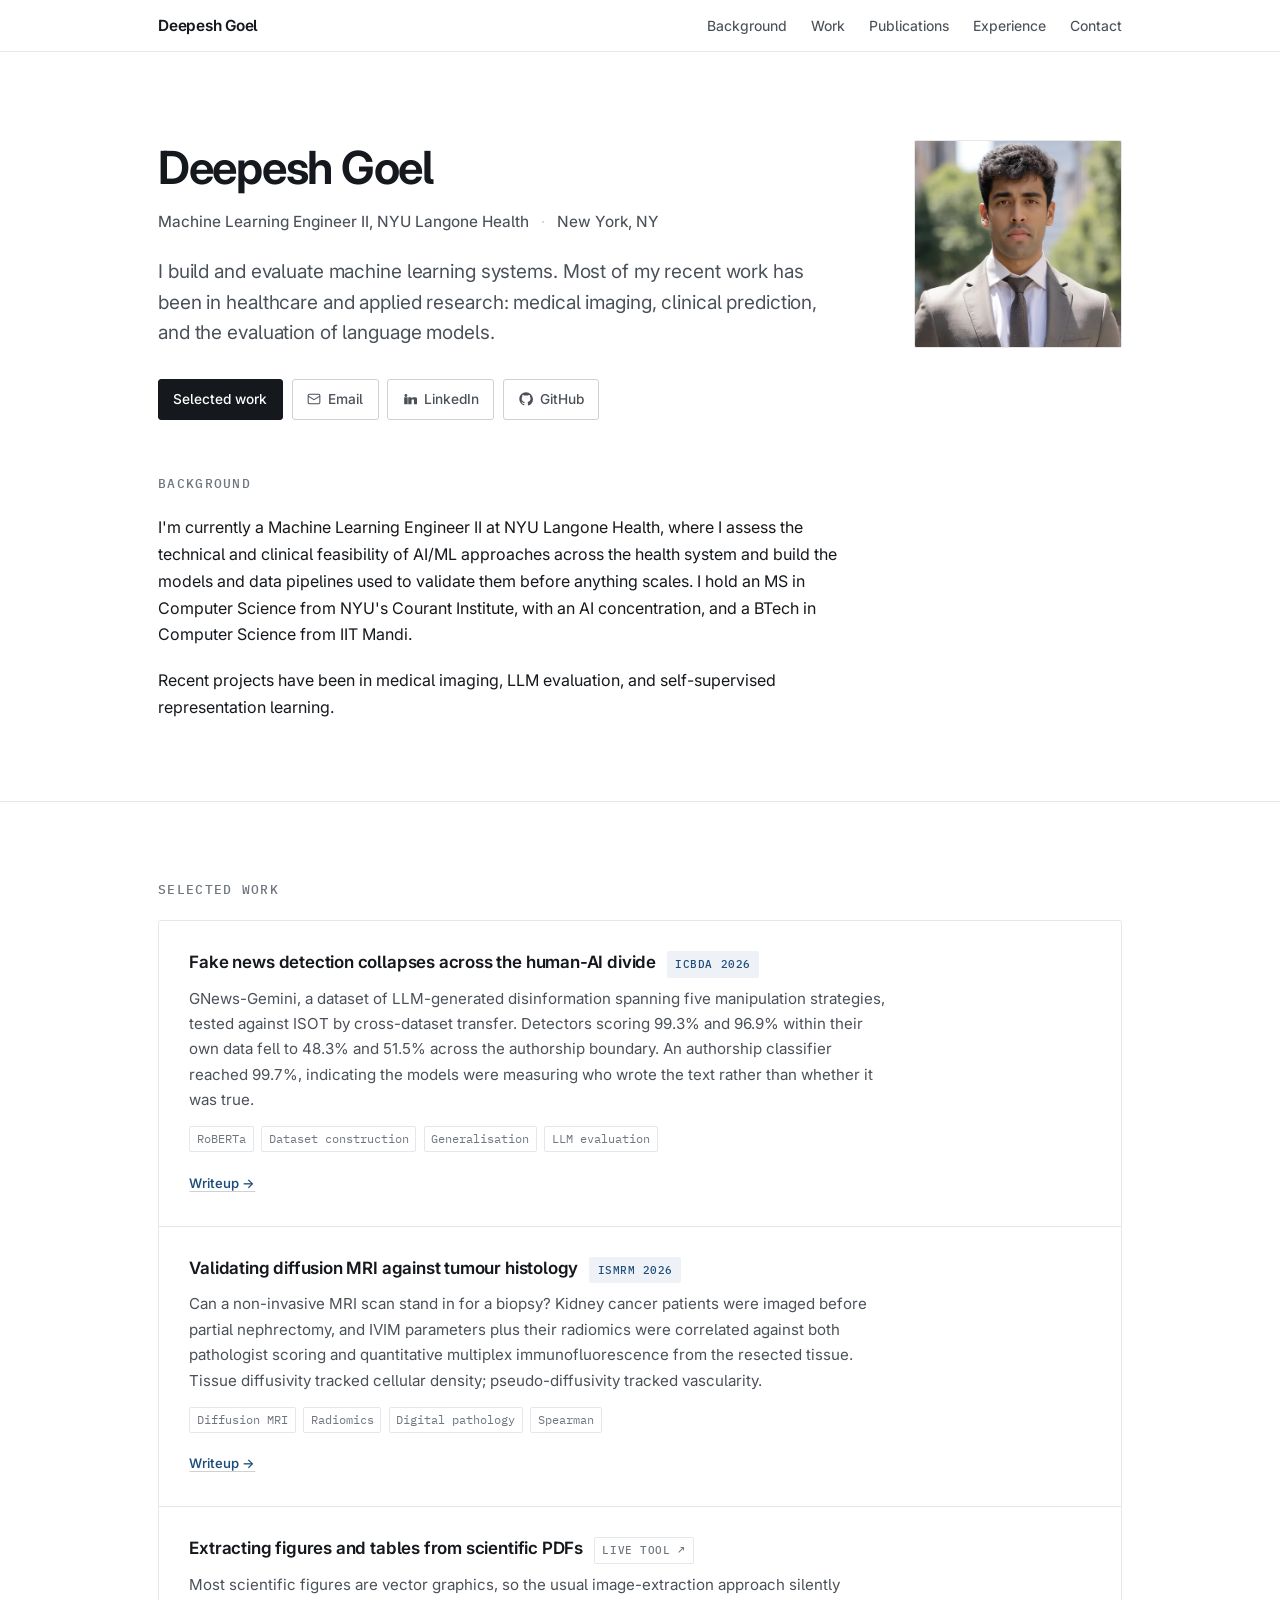
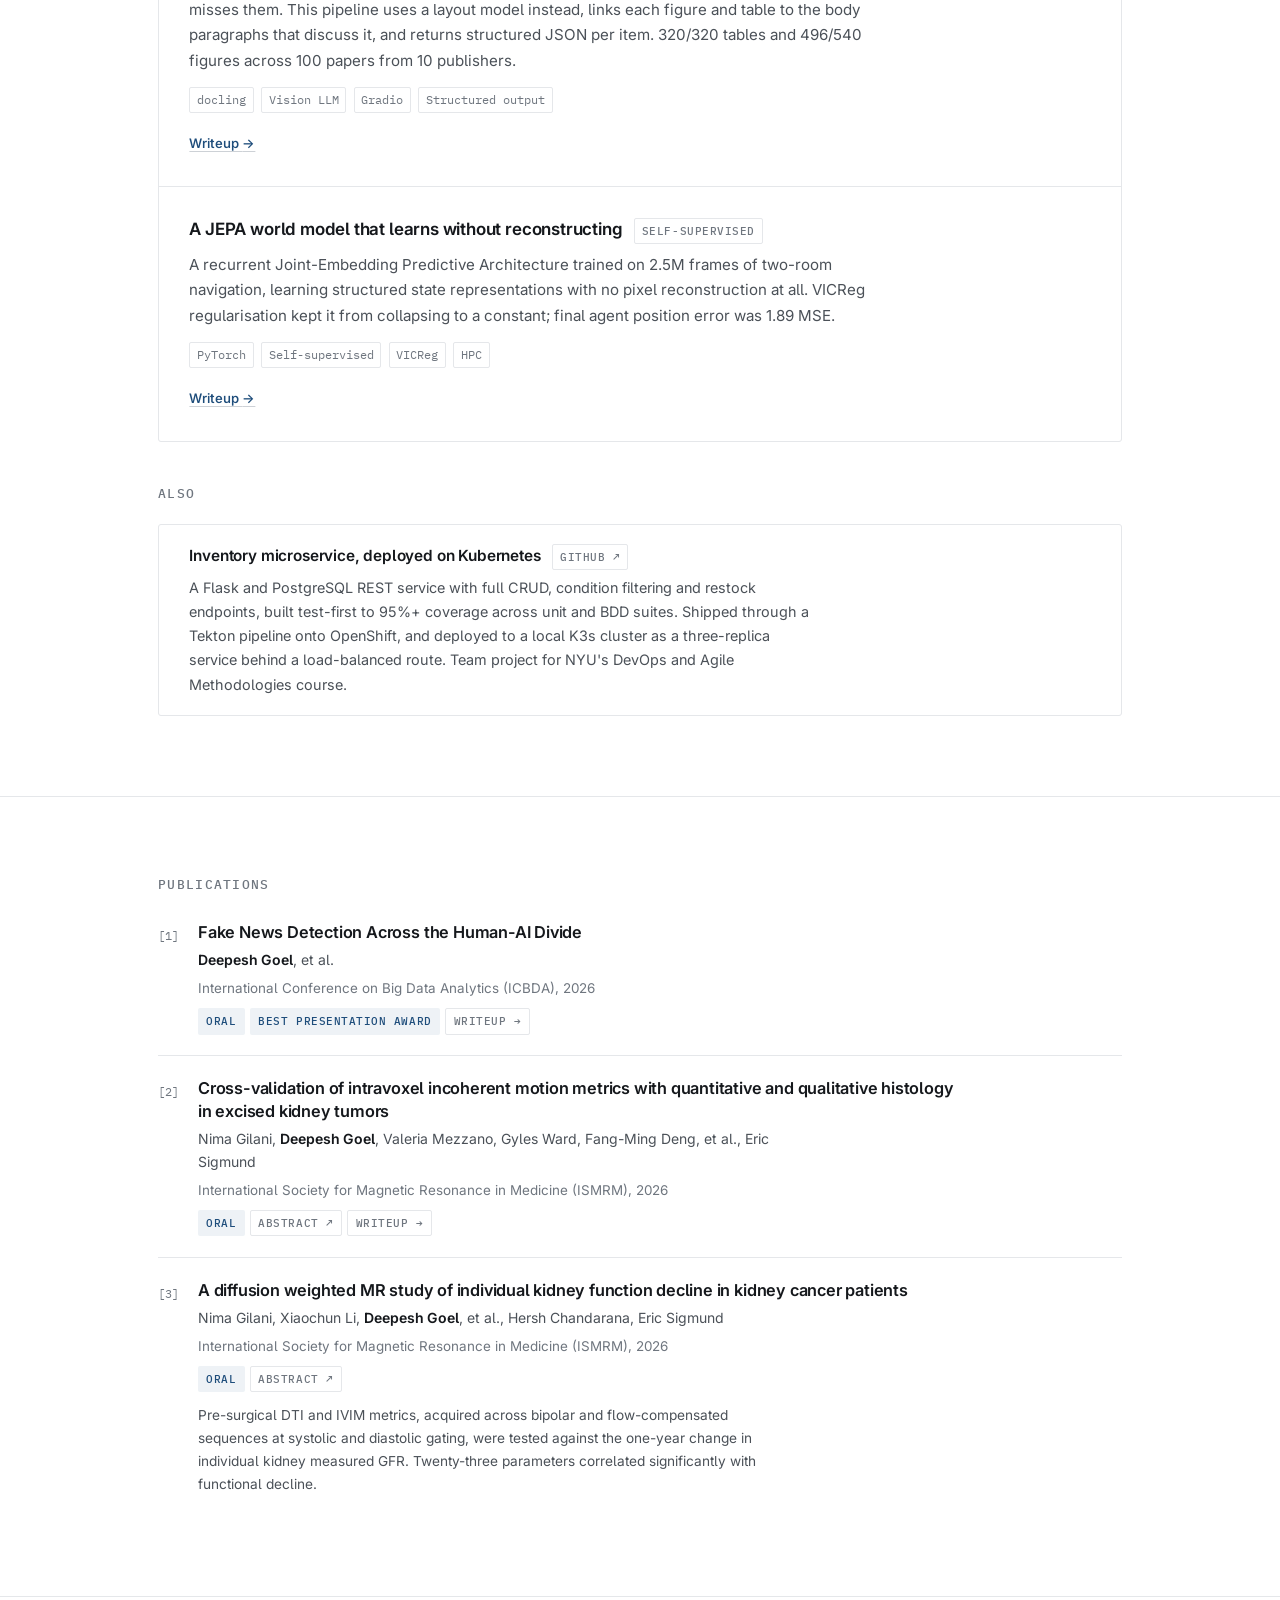
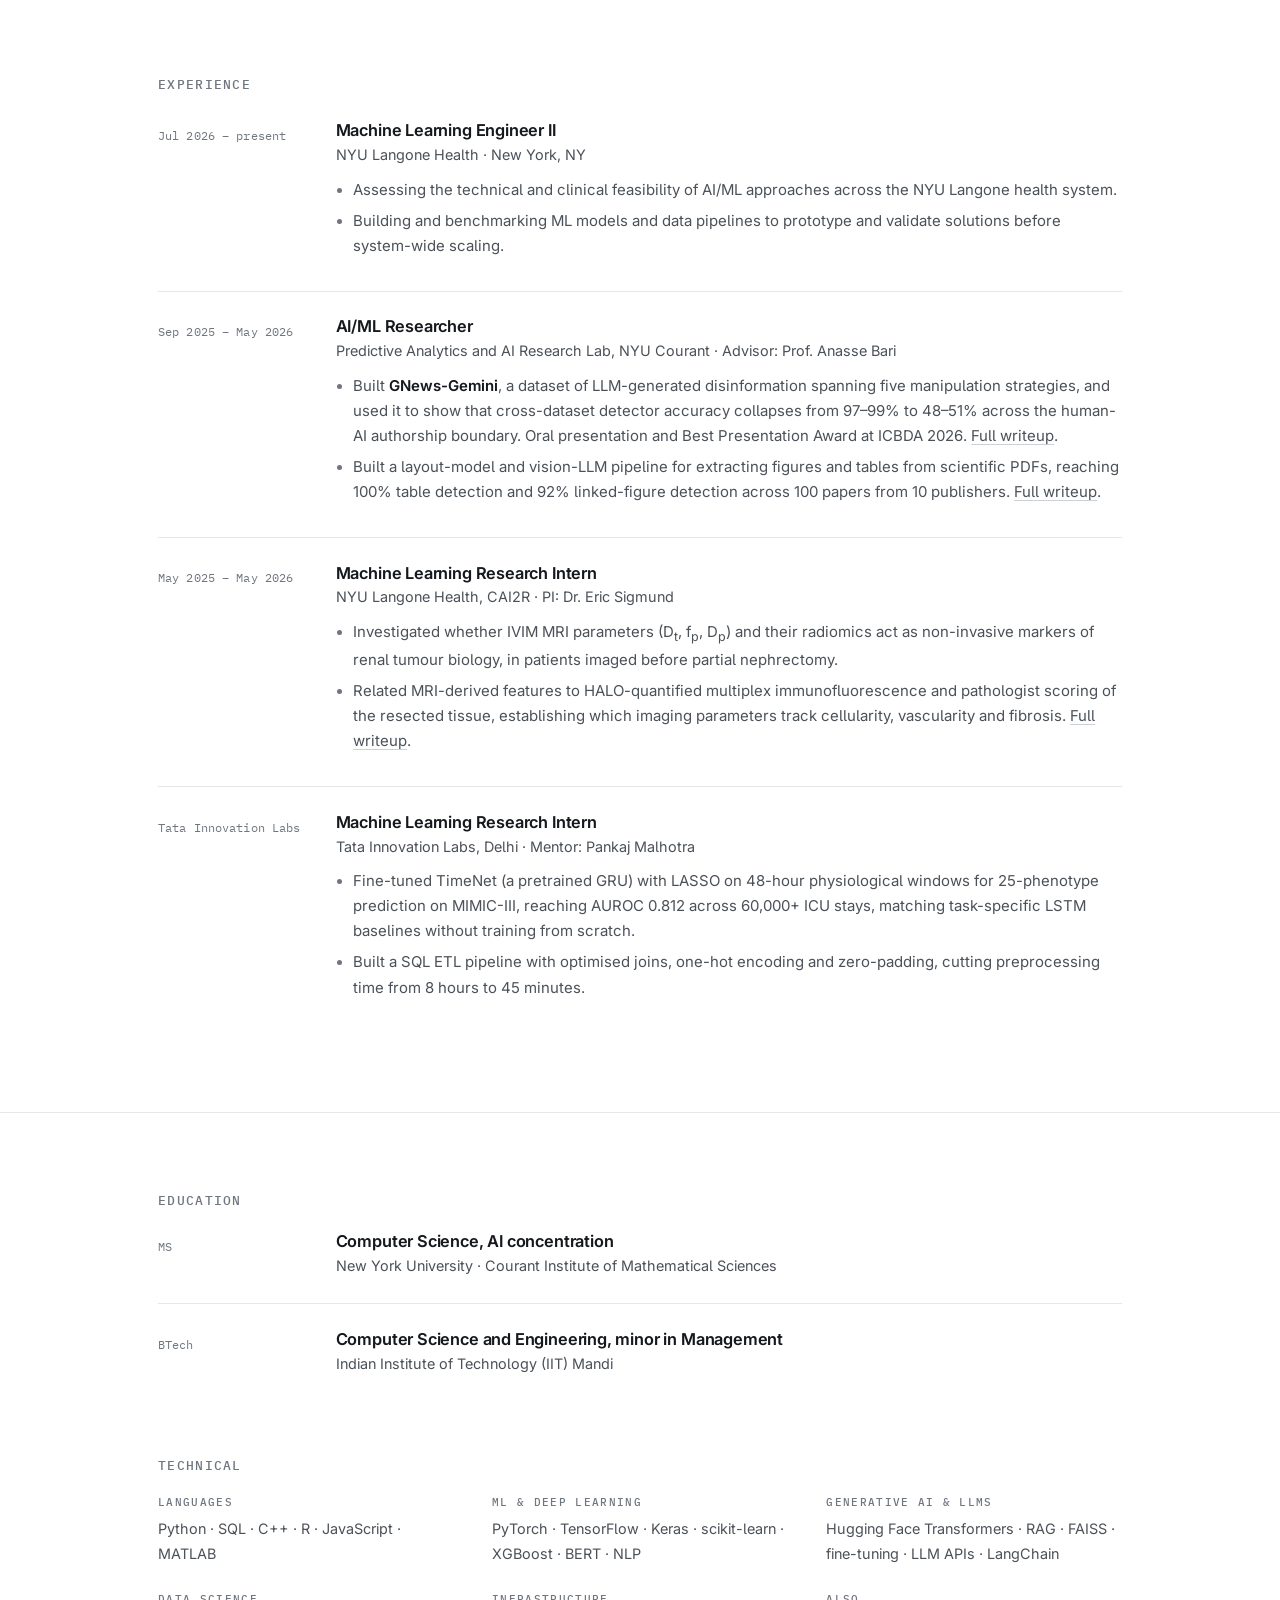
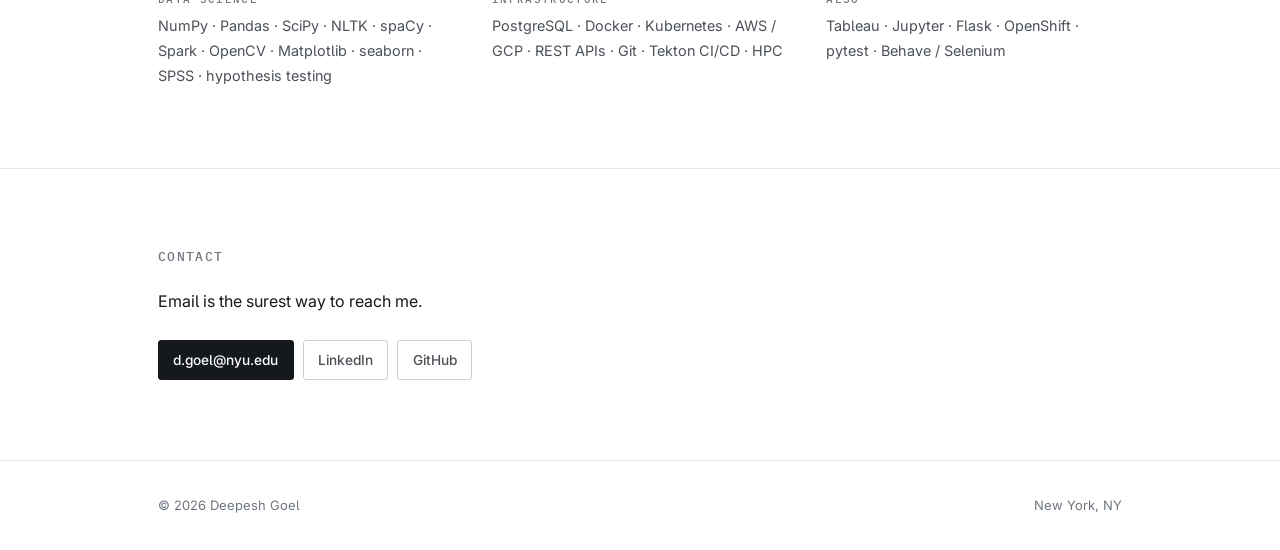
<file: index.html>
<!DOCTYPE html>
<html lang="en">
<head>
<meta charset="utf-8">
<meta name="viewport" content="width=device-width, initial-scale=1">
<title>Deepesh Goel, Machine Learning Engineer</title>
<meta name="description" content="Machine learning engineer in New York. Recent work in medical imaging, clinical prediction, and the evaluation of language models.">
<link rel="canonical" href="https://www.deepeshgoel.com/">

<meta property="og:type" content="profile">
<meta property="og:title" content="Deepesh Goel, Machine Learning Engineer">
<meta property="og:description" content="Machine learning engineer in New York. Medical imaging, LLM evaluation, and applied AI in healthcare.">
<meta property="og:url" content="https://www.deepeshgoel.com/">
<meta property="og:image" content="https://www.deepeshgoel.com/assets/og-image.jpg">
<meta name="twitter:card" content="summary_large_image">

<link rel="icon" href="assets/favicon.svg" type="image/svg+xml">
<link rel="icon" href="assets/favicon.ico" sizes="any">
<link rel="icon" href="assets/favicon-32.png" type="image/png" sizes="32x32">
<link rel="icon" href="assets/favicon-16.png" type="image/png" sizes="16x16">
<link rel="apple-touch-icon" href="assets/apple-touch-icon.png">

<link rel="preconnect" href="https://fonts.googleapis.com">
<link rel="preconnect" href="https://fonts.gstatic.com" crossorigin>
<link href="https://fonts.googleapis.com/css2?family=Inter:wght@400;450;500;600;650&amp;family=IBM+Plex+Mono:wght@400;500&amp;display=swap" rel="stylesheet">
<link rel="stylesheet" href="style.css">

<script type="application/ld+json">
{
  "@context": "https://schema.org",
  "@type": "Person",
  "name": "Deepesh Goel",
  "url": "https://www.deepeshgoel.com/",
  "image": "https://www.deepeshgoel.com/assets/headshot.jpg",
  "jobTitle": "Machine Learning Engineer II",
  "email": "mailto:d.goel@nyu.edu",
  "worksFor": { "@type": "Organization", "name": "NYU Langone Health" },
  "alumniOf": [
    { "@type": "CollegeOrUniversity", "name": "New York University, Courant Institute of Mathematical Sciences" },
    { "@type": "CollegeOrUniversity", "name": "Indian Institute of Technology Mandi" }
  ],
  "address": { "@type": "PostalAddress", "addressLocality": "New York", "addressRegion": "NY", "addressCountry": "US" },
  "sameAs": [
    "https://www.linkedin.com/in/deepesh-goel/",
    "https://github.com/goel-deepesh"
  ],
  "knowsAbout": ["Machine Learning", "Medical Imaging", "Large Language Models", "Clinical AI", "Deep Learning", "Model Evaluation"]
}
</script>
</head>
<body>

<a class="skip-link" href="#main">Skip to content</a>

<nav class="nav">
  <div class="nav-inner">
    <a class="nav-brand" href="index.html">Deepesh Goel</a>
    <div class="nav-links">
      <a href="#research" class="nav-hide-xxs">Background</a>
      <a href="#work">Work</a>
      <a href="#publications" class="nav-hide-xs">Publications</a>
      <a href="#experience" class="nav-hide-sm">Experience</a>
      <a href="#contact">Contact</a>
    </div>
  </div>
</nav>

<main id="main">

<!-- ============================ HERO ============================ -->
<header class="hero">
  <div class="wrap">
    <div class="hero-grid">
      <div>
        <h1>Deepesh Goel</h1>
        <p class="hero-role">
          Machine Learning Engineer II, NYU Langone Health
          <span class="sep">·</span> New York, NY
        </p>
        <p class="lede">
          I build and evaluate machine learning systems. Most of my recent work has been
          in healthcare and applied research: medical imaging, clinical prediction, and
          the evaluation of language models.
        </p>

        <div class="hero-links">
          <a class="btn btn-primary" href="#work">
            Selected work
          </a>
          <a class="btn" href="mailto:d.goel@nyu.edu">
            <svg viewBox="0 0 24 24" fill="none" stroke="currentColor" stroke-width="1.8" aria-hidden="true"><rect x="2" y="4" width="20" height="16" rx="2"/><path d="m22 7-10 6L2 7"/></svg>
            Email
          </a>
          <a class="btn" href="https://www.linkedin.com/in/deepesh-goel/" rel="me noopener" target="_blank">
            <svg viewBox="0 0 24 24" fill="currentColor" aria-hidden="true"><path d="M4.98 3.5a2.5 2.5 0 1 1 0 5 2.5 2.5 0 0 1 0-5zM2 9h6v12H2zM9 9h5.6v1.6h.1A6.1 6.1 0 0 1 20 9c4 0 4.8 2.4 4.8 5.6V21h-6v-5.6c0-1.3 0-3-1.9-3s-2.2 1.4-2.2 2.9V21H9z"/></svg>
            LinkedIn
          </a>
          <a class="btn" href="https://github.com/goel-deepesh" rel="me noopener" target="_blank">
            <svg viewBox="0 0 24 24" fill="currentColor" aria-hidden="true"><path d="M12 .5C5.7.5.5 5.7.5 12c0 5.1 3.3 9.4 7.9 10.9.6.1.8-.2.8-.6v-2c-3.2.7-3.9-1.4-3.9-1.4-.5-1.3-1.3-1.7-1.3-1.7-1-.7.1-.7.1-.7 1.1.1 1.7 1.2 1.7 1.2 1 1.8 2.7 1.3 3.4 1 .1-.7.4-1.3.7-1.6-2.6-.3-5.3-1.3-5.3-5.8 0-1.3.5-2.3 1.2-3.2-.1-.3-.5-1.5.1-3.1 0 0 1-.3 3.3 1.2a11.4 11.4 0 0 1 6 0C17.5 4.7 18.5 5 18.5 5c.6 1.6.2 2.8.1 3.1.8.9 1.2 1.9 1.2 3.2 0 4.5-2.7 5.5-5.3 5.8.4.4.8 1.1.8 2.2v3.3c0 .4.2.7.8.6 4.6-1.5 7.9-5.8 7.9-10.9C23.5 5.7 18.3.5 12 .5z"/></svg>
            GitHub
          </a>
        </div>
      </div>

      <div class="hero-portrait">
        <picture>
          <source srcset="assets/headshot.webp" type="image/webp">
          <img src="assets/headshot.jpg" width="208" height="208"
               alt="Deepesh Goel" fetchpriority="high">
        </picture>
      </div>
    </div>
  </div>
</header>

<!-- ============================ RESEARCH ============================ -->
<section id="research">
  <div class="wrap">
    <h2 class="eyebrow">Background</h2>
    <div style="max-width: var(--measure)">
      <p>
        I'm currently a Machine Learning Engineer II at NYU Langone Health, where I assess
        the technical and clinical feasibility of AI/ML approaches across the health system
        and build the models and data pipelines used to validate them before anything
        scales. I hold an MS in Computer Science from NYU's Courant Institute, with an AI
        concentration, and a BTech in Computer Science from IIT Mandi.
      </p>

      <p>
        Recent projects have been in medical imaging, LLM evaluation, and self-supervised
        representation learning.
      </p>
    </div>
  </div>
</section>

<!-- ============================ WORK ============================ -->
<section id="work">
  <div class="wrap">
    <h2 class="eyebrow">Selected work</h2>

    <div class="card-list">

      <div class="card">
        <div class="card-top">
          <h3>Fake news detection collapses across the human-AI divide</h3>
          <span class="tag">ICBDA 2026</span>
        </div>
        <p>
          GNews-Gemini, a dataset of LLM-generated disinformation spanning five
          manipulation strategies, tested against ISOT by cross-dataset transfer. Detectors
          scoring 99.3% and 96.9% within their own data fell to 48.3% and 51.5% across the
          authorship boundary. An authorship classifier reached 99.7%, indicating the models
          were measuring who wrote the text rather than whether it was true.
        </p>
        <div class="card-meta">
          <span class="chip">RoBERTa</span>
          <span class="chip">Dataset construction</span>
          <span class="chip">Generalisation</span>
          <span class="chip">LLM evaluation</span>
        </div>
        <p style="margin-top:1.1rem;margin-bottom:0"><a class="card-more card-stretch" href="work/fake-news-human-ai-divide.html">Writeup <span>→</span></a></p>
      </div>

      <div class="card">
        <div class="card-top">
          <h3>Validating diffusion MRI against tumour histology</h3>
          <span class="tag">ISMRM 2026</span>
        </div>
        <p>
          Can a non-invasive MRI scan stand in for a biopsy? Kidney cancer patients were
          imaged before partial nephrectomy, and IVIM parameters plus their radiomics were
          correlated against both pathologist scoring and quantitative multiplex
          immunofluorescence from the resected tissue. Tissue diffusivity tracked cellular
          density; pseudo-diffusivity tracked vascularity.
        </p>
        <div class="card-meta">
          <span class="chip">Diffusion MRI</span>
          <span class="chip">Radiomics</span>
          <span class="chip">Digital pathology</span>
          <span class="chip">Spearman</span>
        </div>
        <p style="margin-top:1.1rem;margin-bottom:0"><a class="card-more card-stretch" href="work/ivim-histology-validation.html">Writeup <span>→</span></a></p>
      </div>

      <div class="card">
        <div class="card-top">
          <h3>Extracting figures and tables from scientific PDFs</h3>
          <span class="tag tag-plain"><a href="https://deepesh-goel-figure-table-miner.hf.space/" rel="noopener" target="_blank">Live tool ↗</a></span>
        </div>
        <p>
          Most scientific figures are vector graphics, so the usual image-extraction
          approach silently misses them. This pipeline uses a layout model instead, links
          each figure and table to the body paragraphs that discuss it, and returns
          structured JSON per item. 320/320 tables and 496/540 figures across 100 papers
          from 10 publishers.
        </p>
        <div class="card-meta">
          <span class="chip">docling</span>
          <span class="chip">Vision LLM</span>
          <span class="chip">Gradio</span>
          <span class="chip">Structured output</span>
        </div>
        <p style="margin-top:1.1rem;margin-bottom:0"><a class="card-more card-stretch" href="work/figure-table-extraction.html">Writeup <span>→</span></a></p>
      </div>

      <div class="card">
        <div class="card-top">
          <h3>A JEPA world model that learns without reconstructing</h3>
          <span class="tag tag-plain">Self-supervised</span>
        </div>
        <p>
          A recurrent Joint-Embedding Predictive Architecture trained on 2.5M frames of
          two-room navigation, learning structured state representations with no pixel
          reconstruction at all. VICReg regularisation kept it from collapsing to a
          constant; final agent position error was 1.89 MSE.
        </p>
        <div class="card-meta">
          <span class="chip">PyTorch</span>
          <span class="chip">Self-supervised</span>
          <span class="chip">VICReg</span>
          <span class="chip">HPC</span>
        </div>
        <p style="margin-top:1.1rem;margin-bottom:0"><a class="card-more card-stretch" href="work/jepa-world-model.html">Writeup <span>→</span></a></p>
      </div>

    </div>

    <h3 class="eyebrow" style="margin-top:2.75rem">Also</h3>

    <div class="card-list">

      <div class="card card-compact">
        <div class="card-top">
          <h3>Inventory microservice, deployed on Kubernetes</h3>
          <span class="tag tag-plain"><a href="https://github.com/CSCI-GA-2820-FA25-001/inventory" rel="noopener" target="_blank">GitHub ↗</a></span>
        </div>
        <p>
          A Flask and PostgreSQL REST service with full CRUD, condition filtering and
          restock endpoints, built test-first to 95%+ coverage across unit and BDD suites.
          Shipped through a Tekton pipeline onto OpenShift, and deployed to a local K3s
          cluster as a three-replica service behind a load-balanced route. Team project for
          NYU's DevOps and Agile Methodologies course.
        </p>
      </div>

    </div>
  </div>
</section>

<!-- ============================ PUBLICATIONS ============================ -->
<section id="publications">
  <div class="wrap">
    <h2 class="eyebrow" style="margin-bottom:1.75rem">Publications</h2>

    <div class="pub">
      <div class="pub-num">[1]</div>
      <div>
        <p class="pub-title">Fake News Detection Across the Human-AI Divide</p>
        <p class="pub-authors"><span class="me">Deepesh Goel</span>, et al.</p>
        <p class="pub-venue">International Conference on Big Data Analytics (ICBDA), 2026</p>
        <div class="pub-badges">
          <span class="tag">Oral</span>
          <span class="tag">Best Presentation Award</span>
          <span class="tag tag-plain"><a href="work/fake-news-human-ai-divide.html">Writeup →</a></span>
        </div>
      </div>
    </div>

    <div class="pub">
      <div class="pub-num">[2]</div>
      <div>
        <p class="pub-title">Cross-validation of intravoxel incoherent motion metrics with quantitative and qualitative histology in excised kidney tumors</p>
        <p class="pub-authors">Nima Gilani, <span class="me">Deepesh Goel</span>, Valeria Mezzano, Gyles Ward, Fang-Ming Deng, et al., Eric Sigmund</p>
        <p class="pub-venue">International Society for Magnetic Resonance in Medicine (ISMRM), 2026</p>
        <div class="pub-badges">
          <span class="tag">Oral</span>
          <span class="tag tag-plain"><a href="https://echo.ismrm.org/abstracts/view/e305cc16-6927-4cc9-9ad4-67803c808c01" rel="noopener" target="_blank">Abstract ↗</a></span>
          <span class="tag tag-plain"><a href="work/ivim-histology-validation.html">Writeup →</a></span>
        </div>
      </div>
    </div>

    <div class="pub">
      <div class="pub-num">[3]</div>
      <div>
        <p class="pub-title">A diffusion weighted MR study of individual kidney function decline in kidney cancer patients</p>
        <p class="pub-authors">Nima Gilani, Xiaochun Li, <span class="me">Deepesh Goel</span>, et al., Hersh Chandarana, Eric Sigmund</p>
        <p class="pub-venue">International Society for Magnetic Resonance in Medicine (ISMRM), 2026</p>
        <div class="pub-badges">
          <span class="tag">Oral</span>
          <span class="tag tag-plain"><a href="https://echo.ismrm.org/abstracts/view/eff96bdf-2dce-4a4f-93dd-b1073eaec793" rel="noopener" target="_blank">Abstract ↗</a></span>
        </div>
        <p style="font-size:0.855rem;color:var(--text-soft);margin:0.7rem 0 0;max-width:62ch">
          Pre-surgical DTI and IVIM metrics, acquired across bipolar and flow-compensated
          sequences at systolic and diastolic gating, were tested against the one-year
          change in individual kidney measured GFR. Twenty-three parameters correlated
          significantly with functional decline.
        </p>
      </div>
    </div>
  </div>
</section>

<!-- ============================ EXPERIENCE ============================ -->
<section id="experience">
  <div class="wrap">
    <h2 class="eyebrow" style="margin-bottom:1.75rem">Experience</h2>

    <div class="entry">
      <div class="entry-when">Jul 2026 – present</div>
      <div>
        <h3 class="entry-title">Machine Learning Engineer II</h3>
        <p class="entry-org">NYU Langone Health · New York, NY</p>
        <div class="entry-body">
          <ul>
            <li>Assessing the technical and clinical feasibility of AI/ML approaches across the NYU Langone health system.</li>
            <li>Building and benchmarking ML models and data pipelines to prototype and validate solutions before system-wide scaling.</li>
          </ul>
        </div>
      </div>
    </div>

    <div class="entry">
      <div class="entry-when">Sep 2025 – May 2026</div>
      <div>
        <h3 class="entry-title">AI/ML Researcher</h3>
        <p class="entry-org">Predictive Analytics and AI Research Lab, NYU Courant · Advisor: Prof. Anasse Bari</p>
        <div class="entry-body">
          <ul>
            <li>Built <strong>GNews-Gemini</strong>, a dataset of LLM-generated disinformation spanning five manipulation strategies, and used it to show that cross-dataset detector accuracy collapses from 97–99% to 48–51% across the human-AI authorship boundary. Oral presentation and Best Presentation Award at ICBDA 2026. <a href="work/fake-news-human-ai-divide.html">Full writeup</a>.</li>
            <li>Built a layout-model and vision-LLM pipeline for extracting figures and tables from scientific PDFs, reaching 100% table detection and 92% linked-figure detection across 100 papers from 10 publishers. <a href="work/figure-table-extraction.html">Full writeup</a>.</li>
          </ul>
        </div>
      </div>
    </div>

    <div class="entry">
      <div class="entry-when">May 2025 – May 2026</div>
      <div>
        <h3 class="entry-title">Machine Learning Research Intern</h3>
        <p class="entry-org">NYU Langone Health, CAI2R · PI: Dr. Eric Sigmund</p>
        <div class="entry-body">
          <ul>
            <li>Investigated whether IVIM MRI parameters (D<sub>t</sub>, f<sub>p</sub>, D<sub>p</sub>) and their radiomics act as non-invasive markers of renal tumour biology, in patients imaged before partial nephrectomy.</li>
            <li>Related MRI-derived features to HALO-quantified multiplex immunofluorescence and pathologist scoring of the resected tissue, establishing which imaging parameters track cellularity, vascularity and fibrosis. <a href="work/ivim-histology-validation.html">Full writeup</a>.</li>
          </ul>
        </div>
      </div>
    </div>

    <div class="entry">
      <div class="entry-when">Tata Innovation Labs</div>
      <div>
        <h3 class="entry-title">Machine Learning Research Intern</h3>
        <p class="entry-org">Tata Innovation Labs, Delhi · Mentor: Pankaj Malhotra</p>
        <div class="entry-body">
          <ul>
            <li>Fine-tuned TimeNet (a pretrained GRU) with LASSO on 48-hour physiological windows for 25-phenotype prediction on MIMIC-III, reaching AUROC 0.812 across 60,000+ ICU stays, matching task-specific LSTM baselines without training from scratch.</li>
            <li>Built a SQL ETL pipeline with optimised joins, one-hot encoding and zero-padding, cutting preprocessing time from 8 hours to 45 minutes.</li>
          </ul>
        </div>
      </div>
    </div>
  </div>
</section>

<!-- ============================ EDUCATION + SKILLS ============================ -->
<section id="background">
  <div class="wrap">
    <h2 class="eyebrow">Education</h2>

    <div class="entry" style="border-top:none;padding-top:0">
      <div class="entry-when">MS</div>
      <div>
        <h3 class="entry-title">Computer Science, AI concentration</h3>
        <p class="entry-org" style="margin-bottom:0">New York University · Courant Institute of Mathematical Sciences</p>
      </div>
    </div>

    <div class="entry">
      <div class="entry-when">BTech</div>
      <div>
        <h3 class="entry-title">Computer Science and Engineering, minor in Management</h3>
        <p class="entry-org" style="margin-bottom:0">Indian Institute of Technology (IIT) Mandi</p>
      </div>
    </div>

    <h2 class="eyebrow" style="margin-top:3.5rem">Technical</h2>
    <div class="skills-grid">
      <div class="skill-group">
        <h3>Languages</h3>
        <p>Python · SQL · C++ · R · JavaScript · MATLAB</p>
      </div>
      <div class="skill-group">
        <h3>ML &amp; Deep Learning</h3>
        <p>PyTorch · TensorFlow · Keras · scikit-learn · XGBoost · BERT · NLP</p>
      </div>
      <div class="skill-group">
        <h3>Generative AI &amp; LLMs</h3>
        <p>Hugging Face Transformers · RAG · FAISS · fine-tuning · LLM APIs · LangChain</p>
      </div>
      <div class="skill-group">
        <h3>Data Science</h3>
        <p>NumPy · Pandas · SciPy · NLTK · spaCy · Spark · OpenCV · Matplotlib · seaborn · SPSS · hypothesis testing</p>
      </div>
      <div class="skill-group">
        <h3>Infrastructure</h3>
        <p>PostgreSQL · Docker · Kubernetes · AWS / GCP · REST APIs · Git · Tekton CI/CD · HPC</p>
      </div>
      <div class="skill-group">
        <h3>Also</h3>
        <p>Tableau · Jupyter · Flask · OpenShift · pytest · Behave / Selenium</p>
      </div>
    </div>
  </div>
</section>

<!-- ============================ CONTACT ============================ -->
<section id="contact">
  <div class="wrap">
    <h2 class="eyebrow">Contact</h2>
    <div style="max-width:var(--measure)">
      <p>
        Email is the surest way to reach me.
      </p>
      <div class="contact-links">
        <a class="btn btn-primary" href="mailto:d.goel@nyu.edu">d.goel@nyu.edu</a>
        <a class="btn" href="https://www.linkedin.com/in/deepesh-goel/" rel="me noopener" target="_blank">LinkedIn</a>
        <a class="btn" href="https://github.com/goel-deepesh" rel="me noopener" target="_blank">GitHub</a>
      </div>
    </div>
  </div>
</section>

</main>

<footer class="footer">
  <div class="footer-inner">
    <span>© <span id="year">2026</span> Deepesh Goel</span>
    <span>New York, NY</span>
  </div>
</footer>

<script>document.getElementById('year').textContent = new Date().getFullYear();</script>
</body>
</html>
</file>
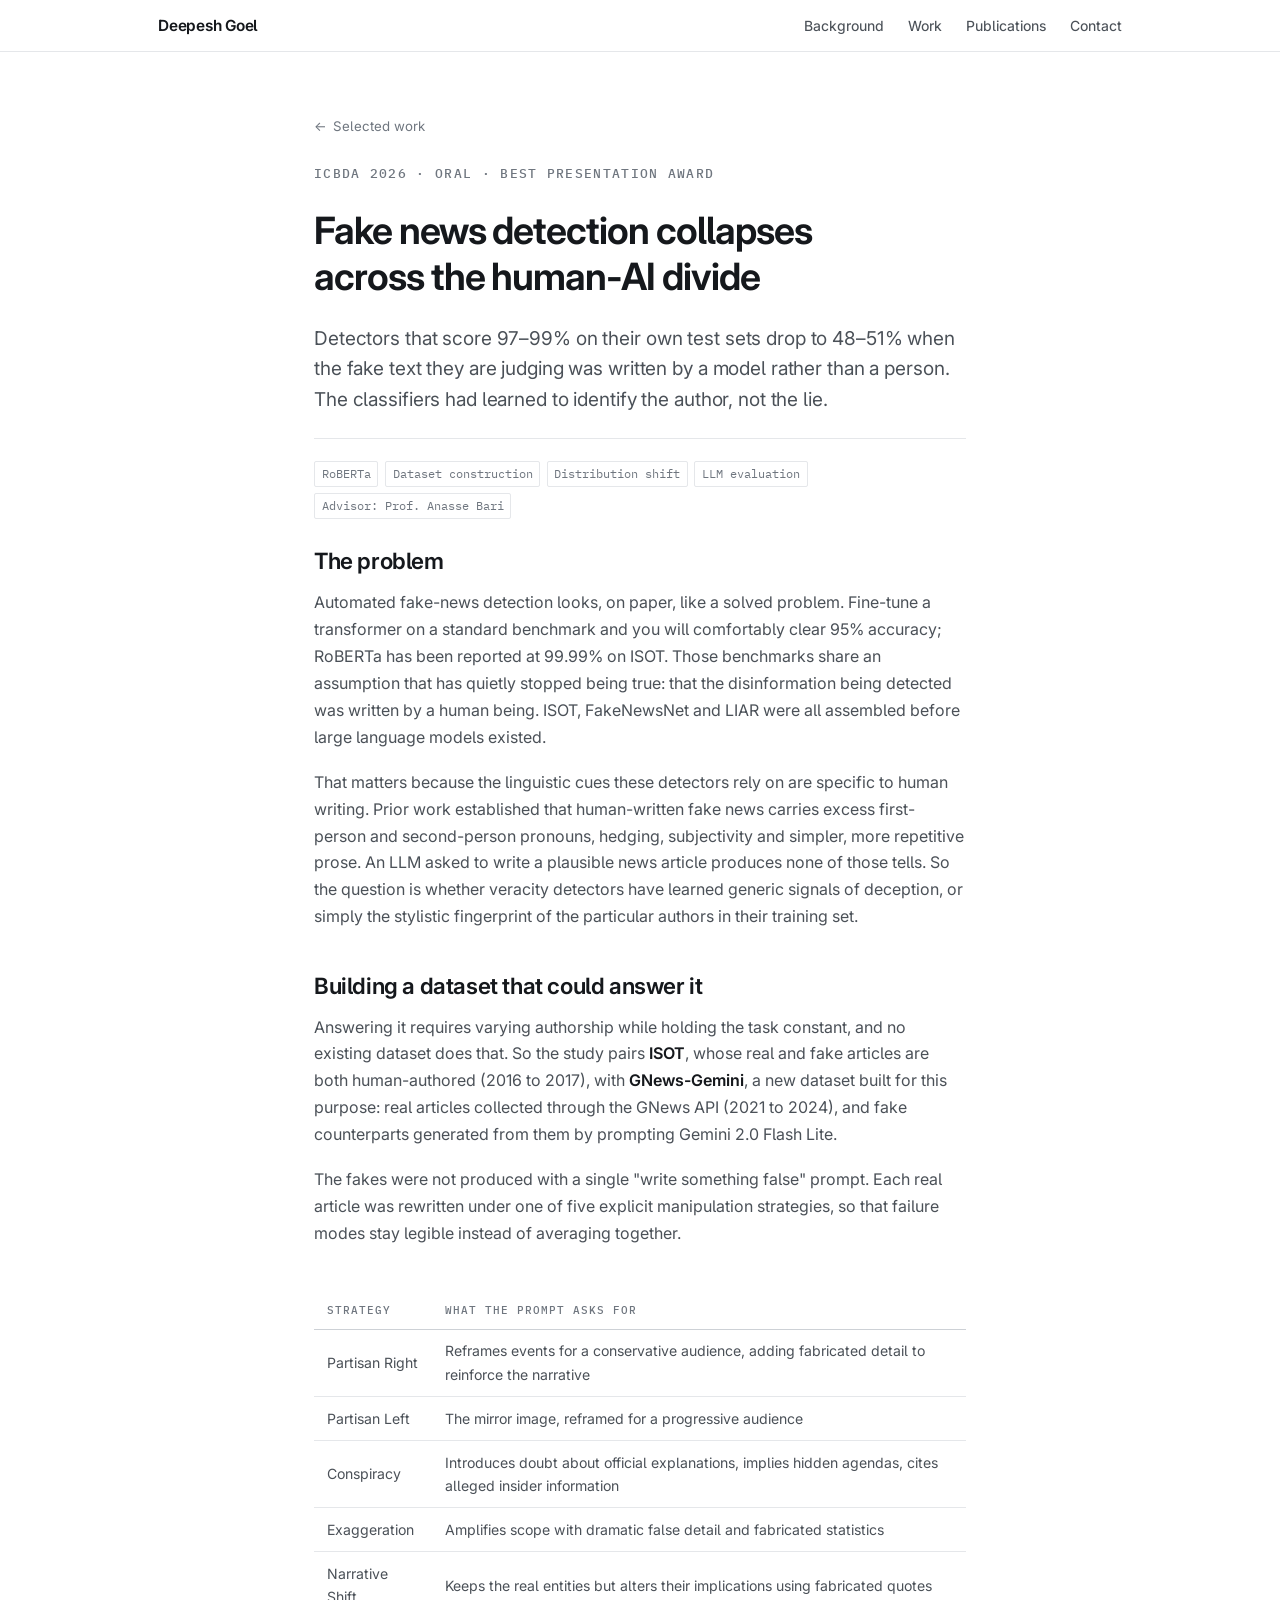
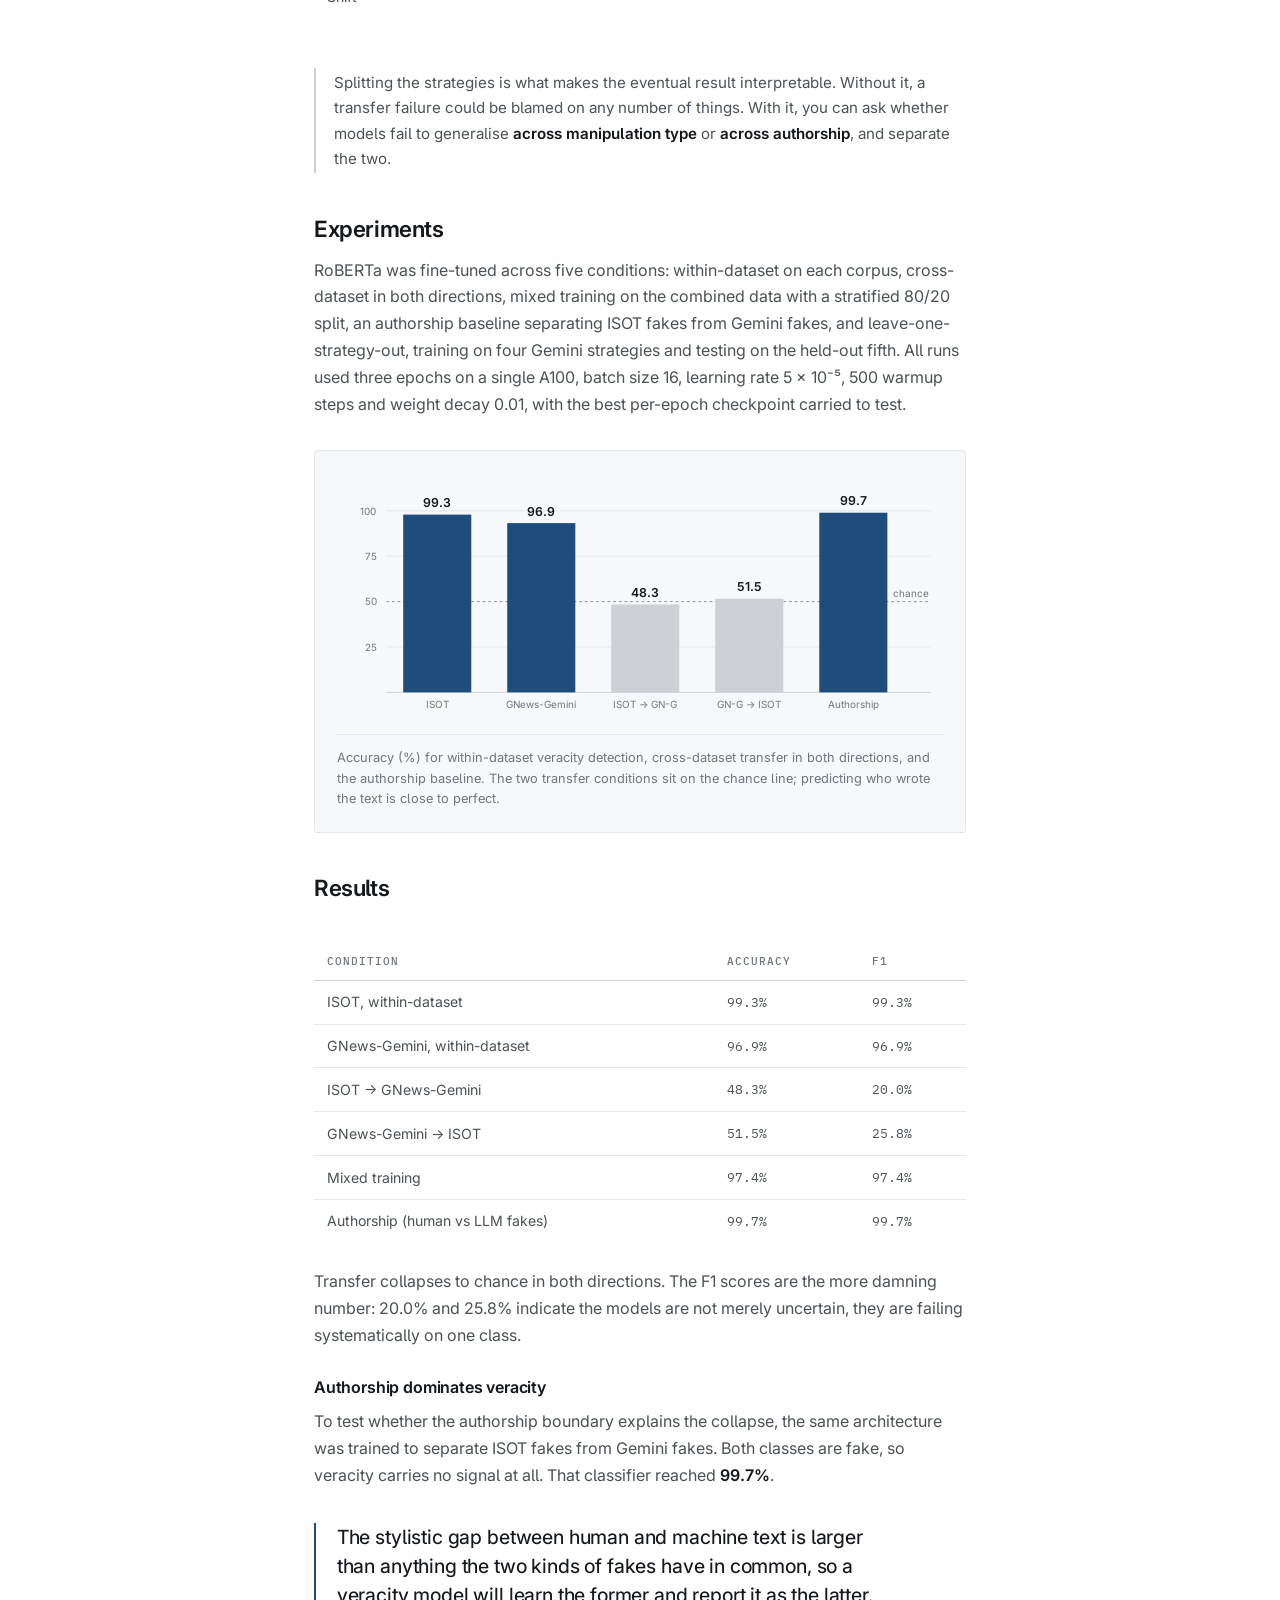
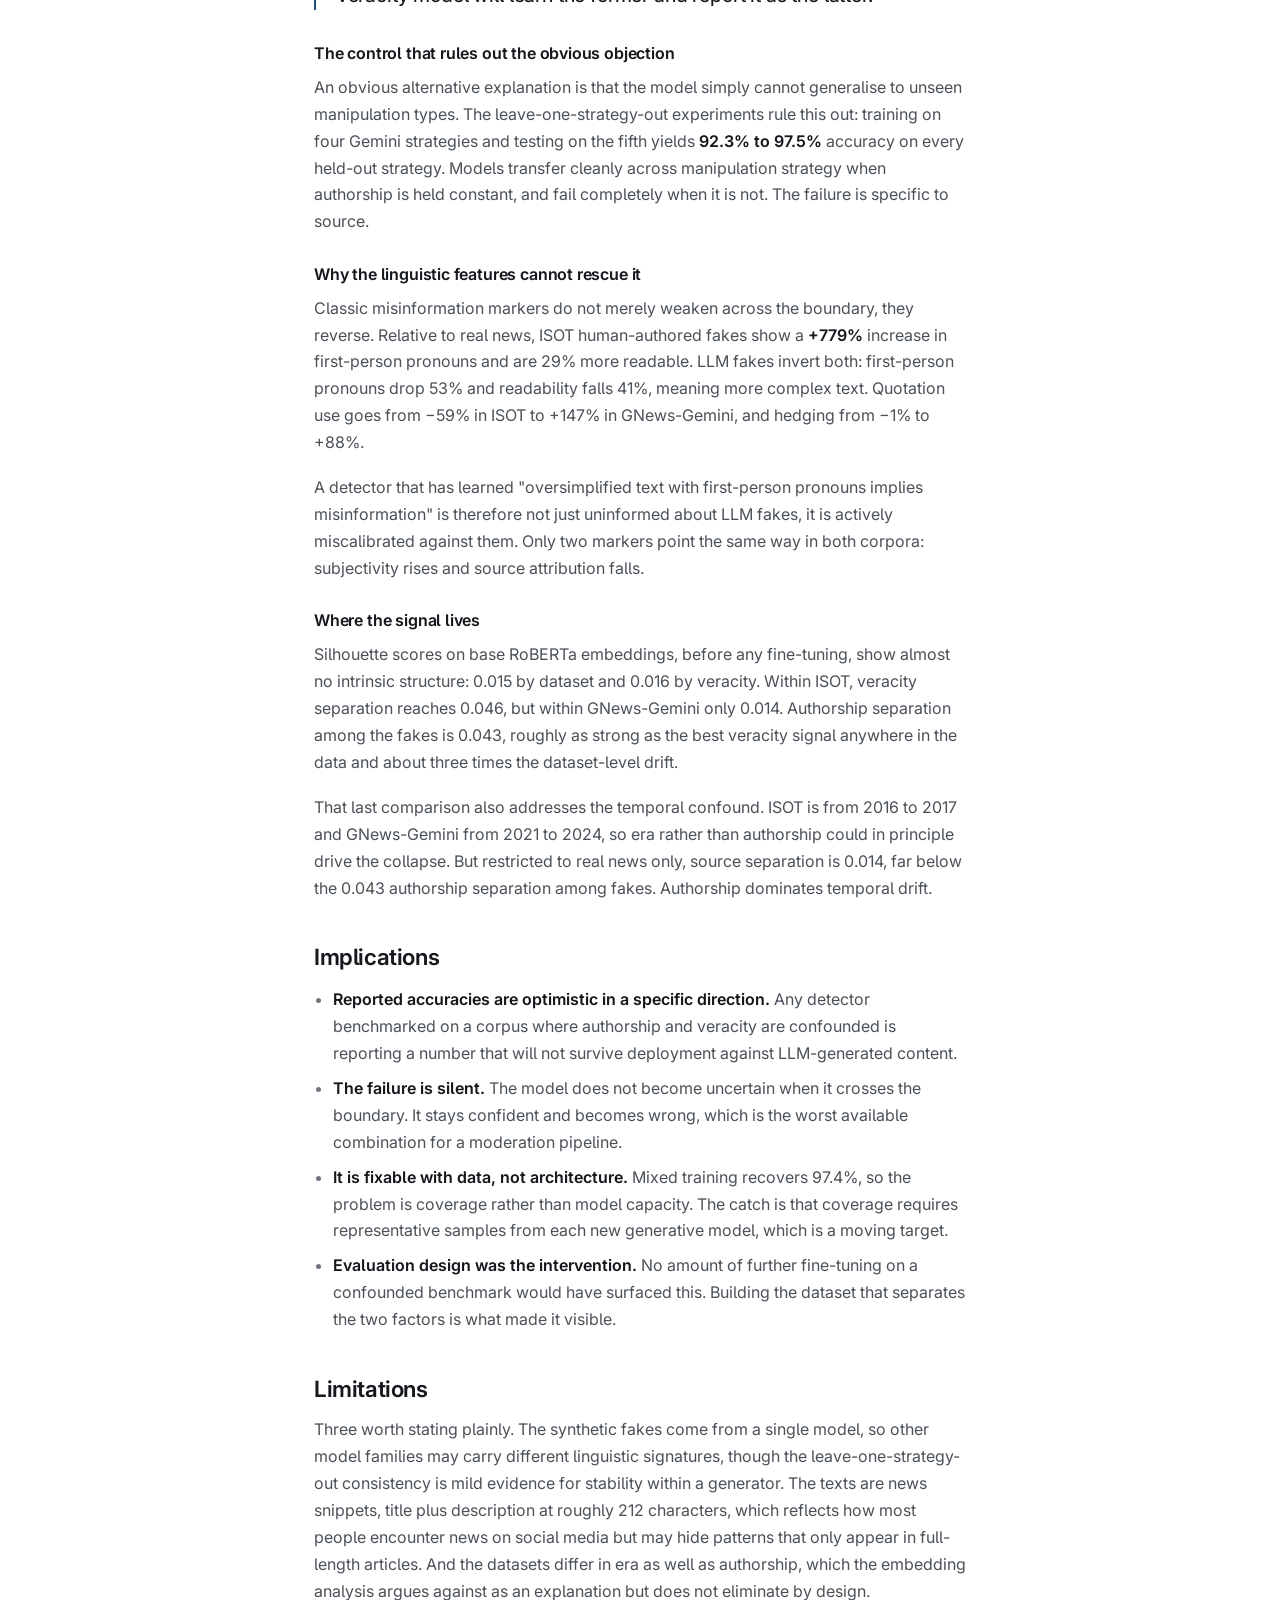
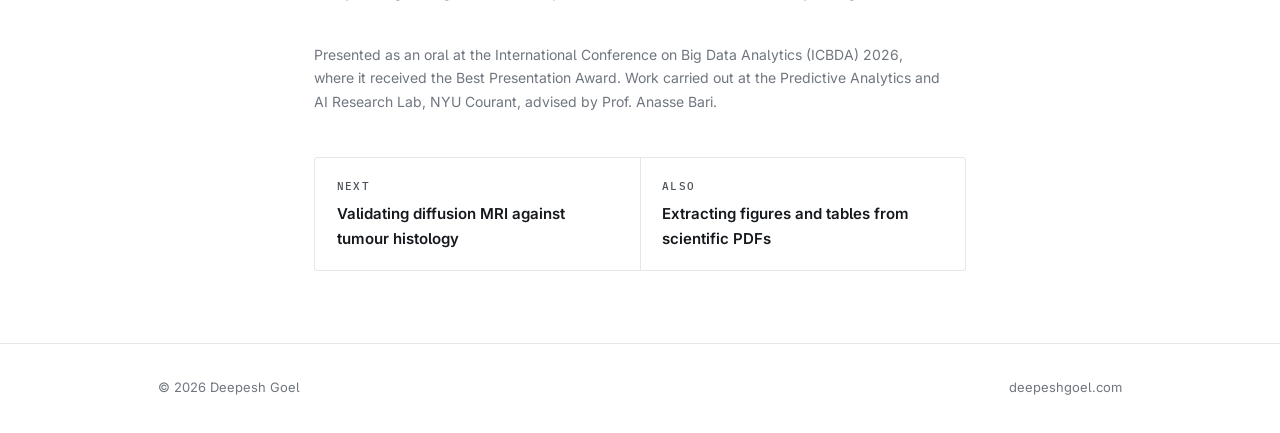
<file: work/fake-news-human-ai-divide.html>
<!DOCTYPE html>
<html lang="en">
<head>
<meta charset="utf-8">
<meta name="viewport" content="width=device-width, initial-scale=1">
<title>Fake news detection across the human-AI divide | Deepesh Goel</title>
<meta name="description" content="Fake-news detectors scoring 96.9–99.3% within their own datasets fall to 48.3–51.5% across the human-AI authorship boundary. An authorship classifier reaches 99.7%. ICBDA 2026.">
<link rel="canonical" href="https://www.deepeshgoel.com/work/fake-news-human-ai-divide.html">
<meta property="og:type" content="article">
<meta property="og:title" content="Fake news detection across the human-AI divide">
<meta property="og:description" content="Detectors scoring 97–99% in-distribution fall to 48–51% across the human-AI authorship boundary.">
<meta property="og:image" content="https://www.deepeshgoel.com/assets/og-image.jpg">
<link rel="icon" href="../assets/favicon.svg" type="image/svg+xml">
<link rel="icon" href="../assets/favicon.ico" sizes="any">
<link rel="icon" href="../assets/favicon-32.png" type="image/png" sizes="32x32">
<link rel="icon" href="../assets/favicon-16.png" type="image/png" sizes="16x16">
<link rel="apple-touch-icon" href="../assets/apple-touch-icon.png">
<link rel="preconnect" href="https://fonts.googleapis.com">
<link rel="preconnect" href="https://fonts.gstatic.com" crossorigin>
<link href="https://fonts.googleapis.com/css2?family=Inter:wght@400;450;500;600;650&amp;family=IBM+Plex+Mono:wght@400;500&amp;display=swap" rel="stylesheet">
<link rel="stylesheet" href="../style.css">
</head>
<body>

<a class="skip-link" href="#main">Skip to content</a>

<nav class="nav">
  <div class="nav-inner">
    <a class="nav-brand" href="../index.html">Deepesh Goel</a>
    <div class="nav-links">
      <a href="../index.html#research" class="nav-hide-xxs">Background</a>
      <a href="../index.html#work">Work</a>
      <a href="../index.html#publications" class="nav-hide-xs">Publications</a>
      <a href="../index.html#contact">Contact</a>
    </div>
  </div>
</nav>

<main id="main">

<header class="article-head">
  <div class="wrap-narrow">
    <a class="back-link" href="../index.html#work"><span>←</span> Selected work</a>
    <p class="eyebrow">ICBDA 2026 · Oral · Best Presentation Award</p>
    <h1>Fake news detection collapses across the human-AI divide</h1>
    <p class="lede">
      Detectors that score 97–99% on their own test sets drop to 48–51% when the fake text
      they are judging was written by a model rather than a person. The classifiers had
      learned to identify the author, not the lie.
    </p>
    <div class="article-meta">
      <span class="chip">RoBERTa</span>
      <span class="chip">Dataset construction</span>
      <span class="chip">Distribution shift</span>
      <span class="chip">LLM evaluation</span>
      <span class="chip">Advisor: Prof. Anasse Bari</span>
    </div>
  </div>
</header>

<div class="article-body">
  <div class="wrap-narrow">

    <h2>The problem</h2>
    <p>
      Automated fake-news detection looks, on paper, like a solved problem. Fine-tune a
      transformer on a standard benchmark and you will comfortably clear 95% accuracy;
      RoBERTa has been reported at 99.99% on ISOT. Those benchmarks share an assumption that
      has quietly stopped being true: that the disinformation being detected was written by
      a human being. ISOT, FakeNewsNet and LIAR were all assembled before large language
      models existed.
    </p>
    <p>
      That matters because the linguistic cues these detectors rely on are specific to human
      writing. Prior work established that human-written fake news carries excess
      first-person and second-person pronouns, hedging, subjectivity and simpler, more
      repetitive prose. An LLM asked to write a plausible news article produces none of
      those tells. So the question is whether veracity detectors have learned generic
      signals of deception, or simply the stylistic fingerprint of the particular authors in
      their training set.
    </p>

    <h2>Building a dataset that could answer it</h2>
    <p>
      Answering it requires varying authorship while holding the task constant, and no
      existing dataset does that. So the study pairs <strong>ISOT</strong>, whose real and
      fake articles are both human-authored (2016 to 2017), with <strong>GNews-Gemini</strong>,
      a new dataset built for this purpose: real articles collected through the GNews API
      (2021 to 2024), and fake counterparts generated from them by prompting Gemini 2.0
      Flash Lite.
    </p>
    <p>
      The fakes were not produced with a single "write something false" prompt. Each real
      article was rewritten under one of five explicit manipulation strategies, so that
      failure modes stay legible instead of averaging together.
    </p>

    <div class="table-scroll">
      <table>
        <thead>
          <tr><th>Strategy</th><th>What the prompt asks for</th></tr>
        </thead>
        <tbody>
          <tr><td>Partisan Right</td><td>Reframes events for a conservative audience, adding fabricated detail to reinforce the narrative</td></tr>
          <tr><td>Partisan Left</td><td>The mirror image, reframed for a progressive audience</td></tr>
          <tr><td>Conspiracy</td><td>Introduces doubt about official explanations, implies hidden agendas, cites alleged insider information</td></tr>
          <tr><td>Exaggeration</td><td>Amplifies scope with dramatic false detail and fabricated statistics</td></tr>
          <tr><td>Narrative Shift</td><td>Keeps the real entities but alters their implications using fabricated quotes</td></tr>
        </tbody>
      </table>
    </div>

    <div class="finding">
      <p>
        Splitting the strategies is what makes the eventual result interpretable. Without it,
        a transfer failure could be blamed on any number of things. With it, you can ask
        whether models fail to generalise <strong>across manipulation type</strong> or
        <strong>across authorship</strong>, and separate the two.
      </p>
    </div>

    <h2>Experiments</h2>
    <p>
      RoBERTa was fine-tuned across five conditions: within-dataset on each corpus,
      cross-dataset in both directions, mixed training on the combined data with a stratified
      80/20 split, an authorship baseline separating ISOT fakes from Gemini fakes, and
      leave-one-strategy-out, training on four Gemini strategies and testing on the held-out
      fifth. All runs used three epochs on a single A100, batch size 16, learning rate
      5 × 10⁻⁵, 500 warmup steps and weight decay 0.01, with the best per-epoch checkpoint
      carried to test.
    </p>

    <figure class="figure">
      <svg viewBox="0 0 640 260" role="img" aria-label="Bar chart of accuracy: ISOT within-dataset 99.3 percent, GNews-Gemini within-dataset 96.9 percent, ISOT to GNews-Gemini 48.3 percent, GNews-Gemini to ISOT 51.5 percent, authorship classifier 99.7 percent">
        <defs>
          <style>
            .ax   { stroke: var(--rule-strong); stroke-width: 1; }
            .grid { stroke: var(--rule); stroke-width: 1; }
            .lbl  { font: 400 10.5px var(--sans); fill: var(--text-faint); }
            .val  { font: 600 13px var(--sans); fill: var(--text); }
            .barA { fill: var(--accent); }
            .barB { fill: var(--rule-strong); }
          </style>
        </defs>

        <line class="grid" x1="52" y1="40"  x2="628" y2="40"/>
        <line class="grid" x1="52" y1="88"  x2="628" y2="88"/>
        <line class="grid" x1="52" y1="184" x2="628" y2="184"/>
        <text class="lbl" x="24" y="44">100</text>
        <text class="lbl" x="30" y="92">75</text>
        <text class="lbl" x="30" y="140">50</text>
        <text class="lbl" x="30" y="188">25</text>

        <line x1="52" y1="136" x2="628" y2="136" stroke="var(--text-faint)" stroke-width="1" stroke-dasharray="3 3" opacity=".8"/>
        <text class="lbl" x="626" y="131" text-anchor="end">chance</text>

        <line class="ax" x1="52" y1="232" x2="628" y2="232"/>

        <rect class="barA" x="70"  y="44"  width="72" height="188"/>
        <text class="val" x="106" y="36" text-anchor="middle">99.3</text>
        <text class="lbl" x="106" y="248" text-anchor="middle">ISOT</text>

        <rect class="barA" x="180" y="53"  width="72" height="179"/>
        <text class="val" x="216" y="45" text-anchor="middle">96.9</text>
        <text class="lbl" x="216" y="248" text-anchor="middle">GNews-Gemini</text>

        <rect class="barB" x="290" y="139" width="72" height="93"/>
        <text class="val" x="326" y="131" text-anchor="middle">48.3</text>
        <text class="lbl" x="326" y="248" text-anchor="middle">ISOT → GN-G</text>

        <rect class="barB" x="400" y="133" width="72" height="99"/>
        <text class="val" x="436" y="125" text-anchor="middle">51.5</text>
        <text class="lbl" x="436" y="248" text-anchor="middle">GN-G → ISOT</text>

        <rect class="barA" x="510" y="42"  width="72" height="190"/>
        <text class="val" x="546" y="34" text-anchor="middle">99.7</text>
        <text class="lbl" x="546" y="248" text-anchor="middle">Authorship</text>
      </svg>
      <figcaption>
        Accuracy (%) for within-dataset veracity detection, cross-dataset transfer in both
        directions, and the authorship baseline. The two transfer conditions sit on the
        chance line; predicting who wrote the text is close to perfect.
      </figcaption>
    </figure>

    <h2>Results</h2>

    <div class="table-scroll">
      <table>
        <thead>
          <tr><th>Condition</th><th>Accuracy</th><th>F1</th></tr>
        </thead>
        <tbody>
          <tr><td>ISOT, within-dataset</td><td class="num">99.3%</td><td class="num">99.3%</td></tr>
          <tr><td>GNews-Gemini, within-dataset</td><td class="num">96.9%</td><td class="num">96.9%</td></tr>
          <tr><td>ISOT → GNews-Gemini</td><td class="num">48.3%</td><td class="num">20.0%</td></tr>
          <tr><td>GNews-Gemini → ISOT</td><td class="num">51.5%</td><td class="num">25.8%</td></tr>
          <tr><td>Mixed training</td><td class="num">97.4%</td><td class="num">97.4%</td></tr>
          <tr><td>Authorship (human vs LLM fakes)</td><td class="num">99.7%</td><td class="num">99.7%</td></tr>
        </tbody>
      </table>
    </div>

    <p>
      Transfer collapses to chance in both directions. The F1 scores are the more damning
      number: 20.0% and 25.8% indicate the models are not merely uncertain, they are failing
      systematically on one class.
    </p>

    <h3>Authorship dominates veracity</h3>
    <p>
      To test whether the authorship boundary explains the collapse, the same architecture
      was trained to separate ISOT fakes from Gemini fakes. Both classes are fake, so
      veracity carries no signal at all. That classifier reached <strong>99.7%</strong>.
    </p>

    <div class="pullquote">
      The stylistic gap between human and machine text is larger than anything the two kinds
      of fakes have in common, so a veracity model will learn the former and report it as
      the latter.
    </div>

    <h3>The control that rules out the obvious objection</h3>
    <p>
      An obvious alternative explanation is that the model simply cannot generalise to unseen
      manipulation types. The leave-one-strategy-out experiments rule this out: training on
      four Gemini strategies and testing on the fifth yields <strong>92.3% to 97.5%</strong>
      accuracy on every held-out strategy. Models transfer cleanly across manipulation
      strategy when authorship is held constant, and fail completely when it is not. The
      failure is specific to source.
    </p>

    <h3>Why the linguistic features cannot rescue it</h3>
    <p>
      Classic misinformation markers do not merely weaken across the boundary, they reverse.
      Relative to real news, ISOT human-authored fakes show a <strong>+779%</strong> increase
      in first-person pronouns and are 29% more readable. LLM fakes invert both:
      first-person pronouns drop 53% and readability falls 41%, meaning more complex text.
      Quotation use goes from −59% in ISOT to +147% in GNews-Gemini, and hedging from −1% to
      +88%.
    </p>
    <p>
      A detector that has learned "oversimplified text with first-person pronouns implies
      misinformation" is therefore not just uninformed about LLM fakes, it is actively
      miscalibrated against them. Only two markers point the same way in both corpora:
      subjectivity rises and source attribution falls.
    </p>

    <h3>Where the signal lives</h3>
    <p>
      Silhouette scores on base RoBERTa embeddings, before any fine-tuning, show almost no
      intrinsic structure: 0.015 by dataset and 0.016 by veracity. Within ISOT, veracity
      separation reaches 0.046, but within GNews-Gemini only 0.014. Authorship separation
      among the fakes is 0.043, roughly as strong as the best veracity signal anywhere in the
      data and about three times the dataset-level drift.
    </p>
    <p>
      That last comparison also addresses the temporal confound. ISOT is from 2016 to 2017
      and GNews-Gemini from 2021 to 2024, so era rather than authorship could in principle
      drive the collapse. But restricted to real news only, source separation is 0.014, far
      below the 0.043 authorship separation among fakes. Authorship dominates temporal drift.
    </p>

    <h2>Implications</h2>
    <ul>
      <li>
        <strong>Reported accuracies are optimistic in a specific direction.</strong> Any
        detector benchmarked on a corpus where authorship and veracity are confounded is
        reporting a number that will not survive deployment against LLM-generated content.
      </li>
      <li>
        <strong>The failure is silent.</strong> The model does not become uncertain when it
        crosses the boundary. It stays confident and becomes wrong, which is the worst
        available combination for a moderation pipeline.
      </li>
      <li>
        <strong>It is fixable with data, not architecture.</strong> Mixed training recovers
        97.4%, so the problem is coverage rather than model capacity. The catch is that
        coverage requires representative samples from each new generative model, which is a
        moving target.
      </li>
      <li>
        <strong>Evaluation design was the intervention.</strong> No amount of further
        fine-tuning on a confounded benchmark would have surfaced this. Building the dataset
        that separates the two factors is what made it visible.
      </li>
    </ul>

    <h2>Limitations</h2>
    <p>
      Three worth stating plainly. The synthetic fakes come from a single model, so other
      model families may carry different linguistic signatures, though the leave-one-strategy-out
      consistency is mild evidence for stability within a generator. The texts are news
      snippets, title plus description at roughly 212 characters, which reflects how most
      people encounter news on social media but may hide patterns that only appear in
      full-length articles. And the datasets differ in era as well as authorship, which the
      embedding analysis argues against as an explanation but does not eliminate by design.
    </p>

    <p style="margin-top:2.4rem;color:var(--text-faint);font-size:0.875rem">
      Presented as an oral at the International Conference on Big Data
      Analytics (ICBDA) 2026, where it received the Best Presentation Award. Work carried out
      at the Predictive Analytics and AI Research Lab, NYU Courant, advised by
      Prof. Anasse Bari.
    </p>

    <div class="next-links">
      <a class="next-link" href="ivim-histology-validation.html">
        <p class="eyebrow">Next</p>
        <strong>Validating diffusion MRI against tumour histology</strong>
      </a>
      <a class="next-link" href="figure-table-extraction.html">
        <p class="eyebrow">Also</p>
        <strong>Extracting figures and tables from scientific PDFs</strong>
      </a>
    </div>

  </div>
</div>

</main>

<footer class="footer">
  <div class="footer-inner">
    <span>© <span id="year">2026</span> Deepesh Goel</span>
    <span><a href="../index.html">deepeshgoel.com</a></span>
  </div>
</footer>

<script>document.getElementById('year').textContent = new Date().getFullYear();</script>
</body>
</html>
</file>
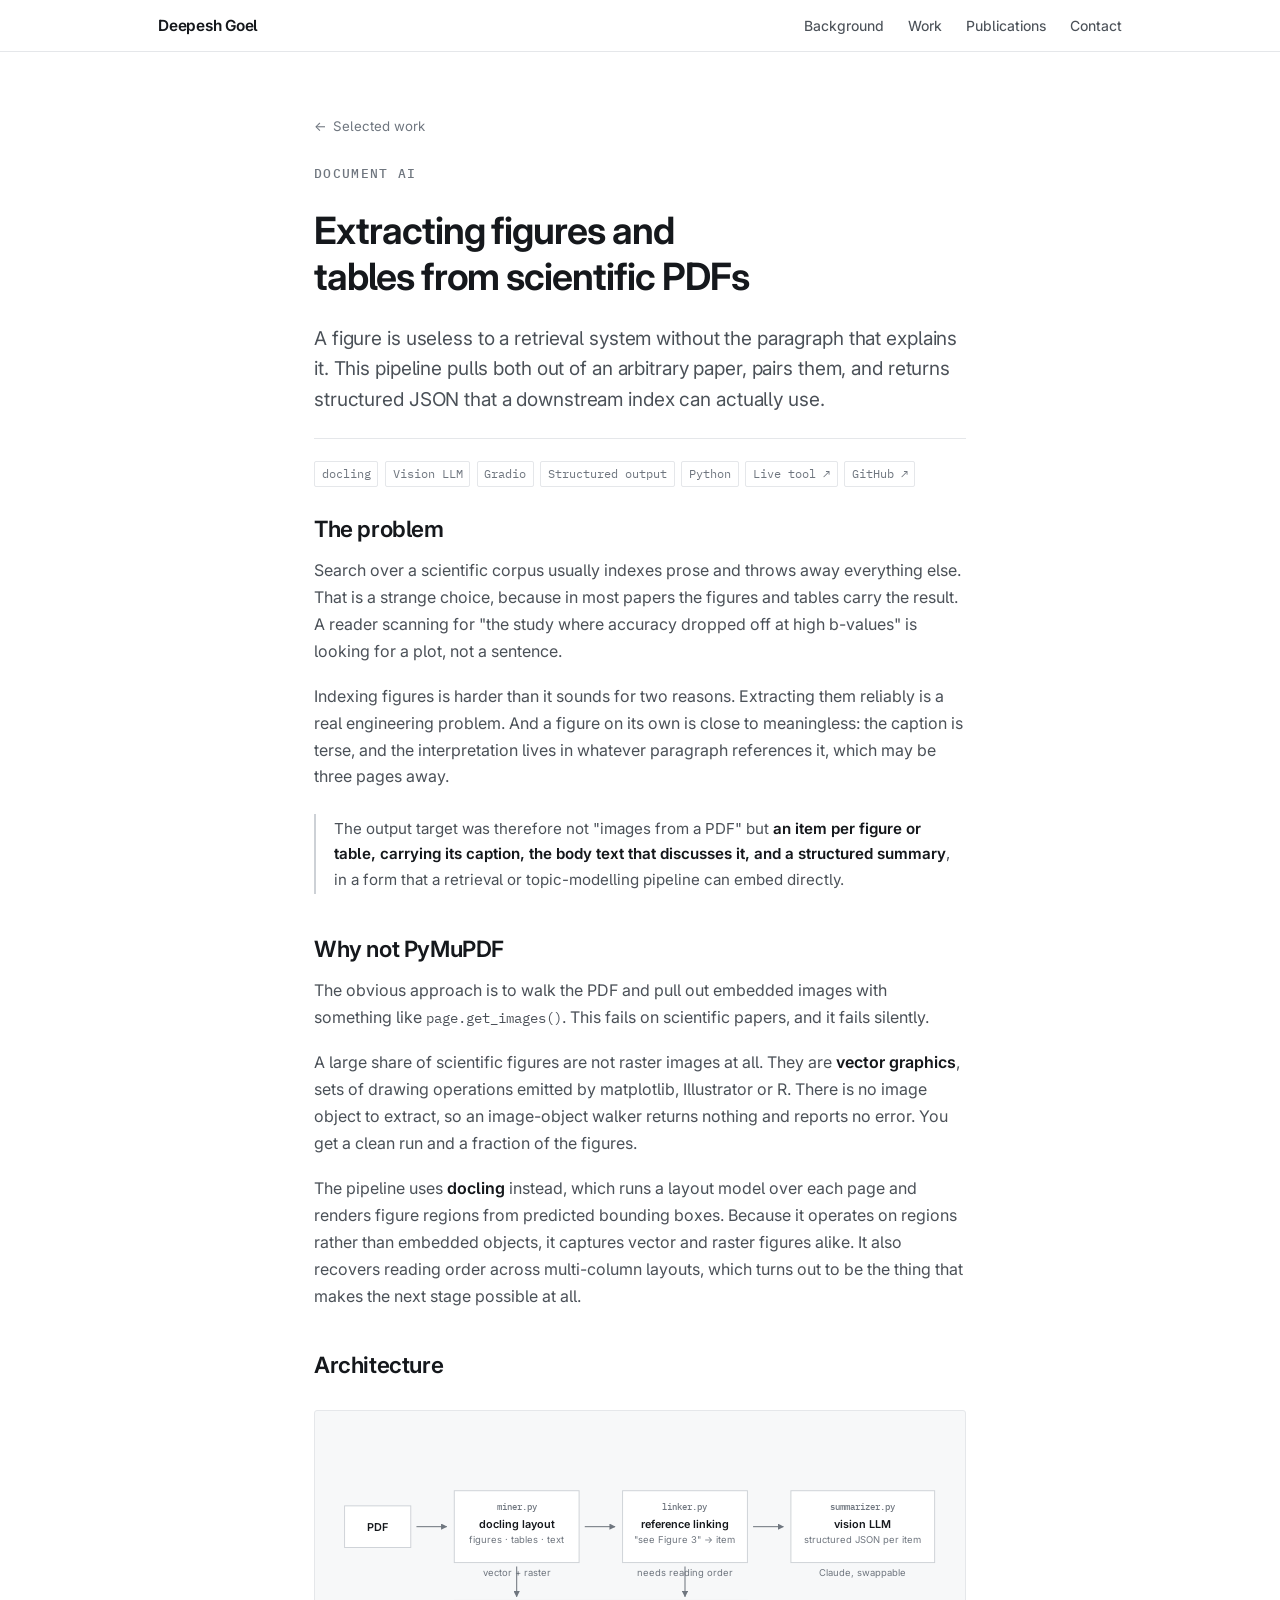
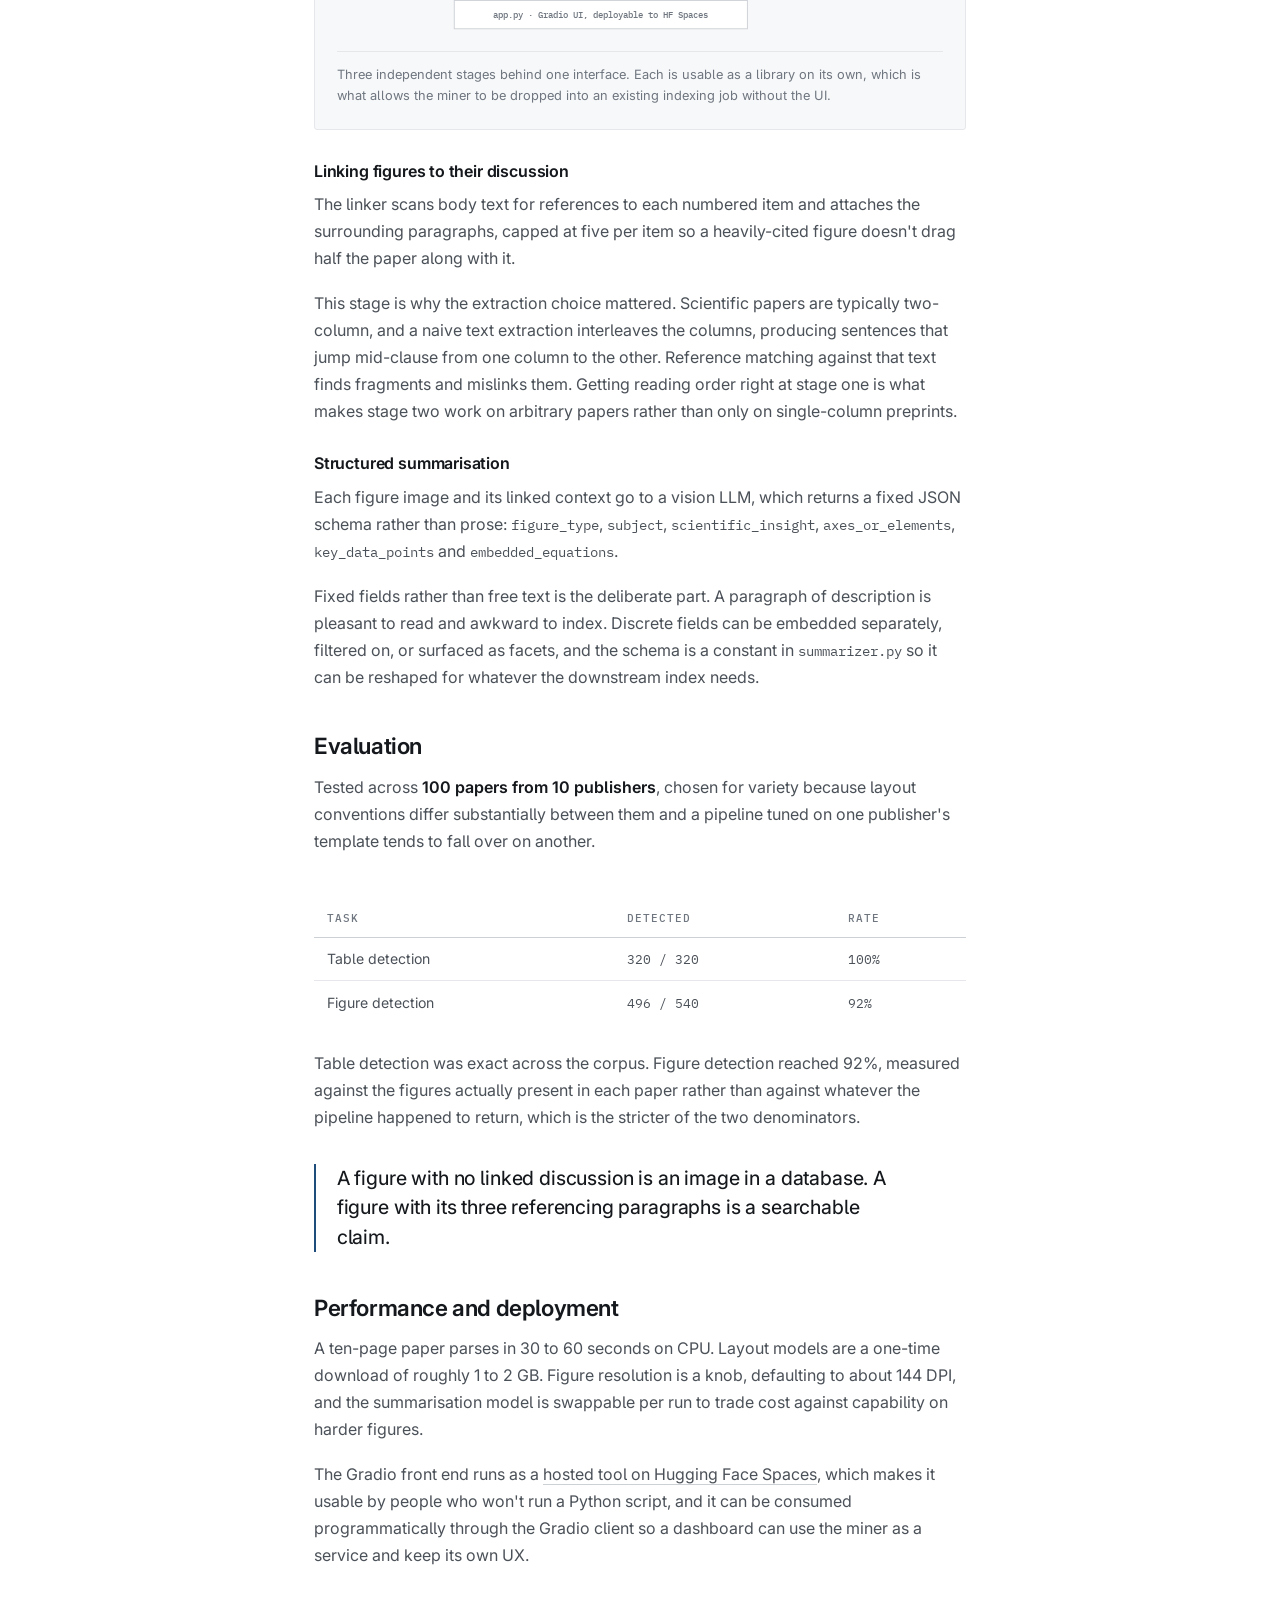
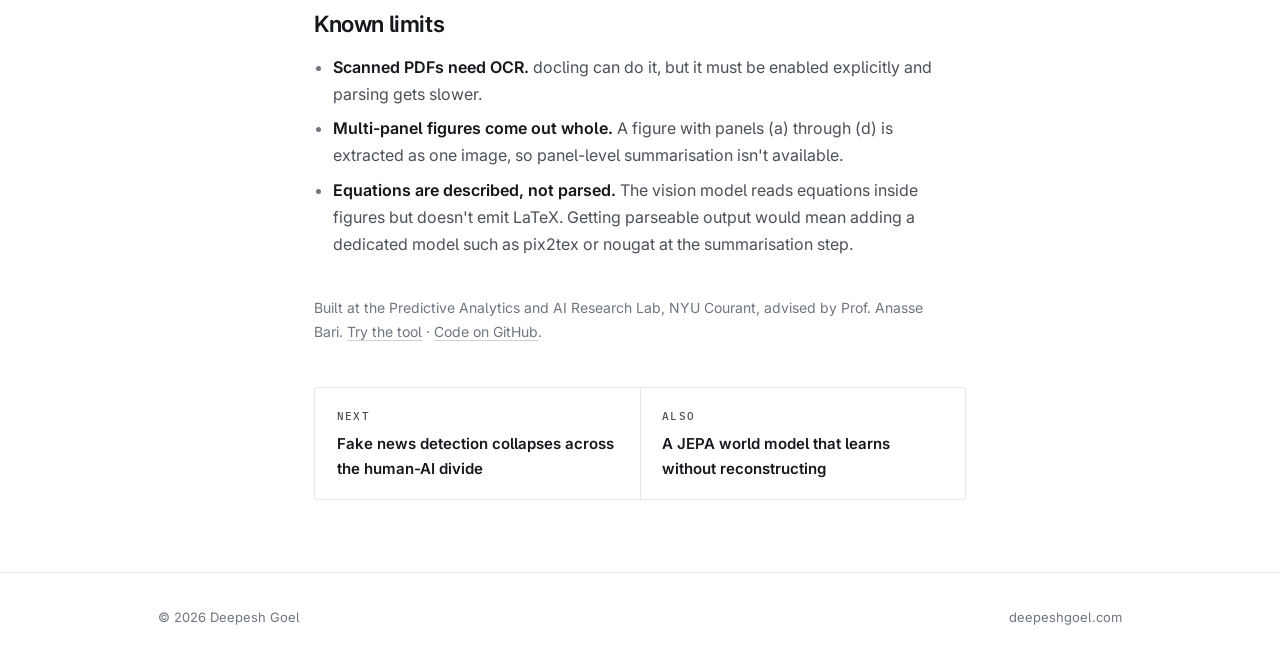
<file: work/figure-table-extraction.html>
<!DOCTYPE html>
<html lang="en">
<head>
<meta charset="utf-8">
<meta name="viewport" content="width=device-width, initial-scale=1">
<title>Extracting figures and tables from scientific PDFs | Deepesh Goel</title>
<meta name="description" content="A docling and vision-LLM pipeline that extracts figures and tables from scientific PDFs, links each to the body text discussing it, and emits structured JSON. 320/320 tables and 496/540 figures across 100 papers.">
<link rel="canonical" href="https://www.deepeshgoel.com/work/figure-table-extraction.html">
<meta property="og:type" content="article">
<meta property="og:title" content="Extracting figures and tables from scientific PDFs">
<meta property="og:description" content="Layout-model extraction plus reference linking plus vision-LLM summarisation, evaluated across 100 papers from 10 publishers.">
<meta property="og:image" content="https://www.deepeshgoel.com/assets/og-image.jpg">
<link rel="icon" href="../assets/favicon.svg" type="image/svg+xml">
<link rel="icon" href="../assets/favicon.ico" sizes="any">
<link rel="icon" href="../assets/favicon-32.png" type="image/png" sizes="32x32">
<link rel="icon" href="../assets/favicon-16.png" type="image/png" sizes="16x16">
<link rel="apple-touch-icon" href="../assets/apple-touch-icon.png">
<link rel="preconnect" href="https://fonts.googleapis.com">
<link rel="preconnect" href="https://fonts.gstatic.com" crossorigin>
<link href="https://fonts.googleapis.com/css2?family=Inter:wght@400;450;500;600;650&amp;family=IBM+Plex+Mono:wght@400;500&amp;display=swap" rel="stylesheet">
<link rel="stylesheet" href="../style.css">
</head>
<body>

<a class="skip-link" href="#main">Skip to content</a>

<nav class="nav">
  <div class="nav-inner">
    <a class="nav-brand" href="../index.html">Deepesh Goel</a>
    <div class="nav-links">
      <a href="../index.html#research" class="nav-hide-xxs">Background</a>
      <a href="../index.html#work">Work</a>
      <a href="../index.html#publications" class="nav-hide-xs">Publications</a>
      <a href="../index.html#contact">Contact</a>
    </div>
  </div>
</nav>

<main id="main">

<header class="article-head">
  <div class="wrap-narrow">
    <a class="back-link" href="../index.html#work"><span>←</span> Selected work</a>
    <p class="eyebrow">Document AI</p>
    <h1>Extracting figures and tables from scientific PDFs</h1>
    <p class="lede">
      A figure is useless to a retrieval system without the paragraph that explains it.
      This pipeline pulls both out of an arbitrary paper, pairs them, and returns
      structured JSON that a downstream index can actually use.
    </p>
    <div class="article-meta">
      <span class="chip">docling</span>
      <span class="chip">Vision LLM</span>
      <span class="chip">Gradio</span>
      <span class="chip">Structured output</span>
      <span class="chip">Python</span>
      <span class="chip"><a href="https://deepesh-goel-figure-table-miner.hf.space/" rel="noopener" target="_blank" style="text-decoration:none;color:inherit">Live tool ↗</a></span>
      <span class="chip"><a href="https://github.com/goel-deepesh/figure-table-miner" rel="noopener" target="_blank" style="text-decoration:none;color:inherit">GitHub ↗</a></span>
    </div>
  </div>
</header>

<div class="article-body">
  <div class="wrap-narrow">

    <h2>The problem</h2>
    <p>
      Search over a scientific corpus usually indexes prose and throws away everything
      else. That is a strange choice, because in most papers the figures and tables carry
      the result. A reader scanning for "the study where accuracy dropped off at high
      b-values" is looking for a plot, not a sentence.
    </p>
    <p>
      Indexing figures is harder than it sounds for two reasons. Extracting them reliably
      is a real engineering problem. And a figure on its own is close to meaningless: the
      caption is terse, and the interpretation lives in whatever paragraph references it,
      which may be three pages away.
    </p>

    <div class="finding">
      <p>
        The output target was therefore not "images from a PDF" but <strong>an item per
        figure or table, carrying its caption, the body text that discusses it, and a
        structured summary</strong>, in a form that a retrieval or topic-modelling
        pipeline can embed directly.
      </p>
    </div>

    <h2>Why not PyMuPDF</h2>
    <p>
      The obvious approach is to walk the PDF and pull out embedded images with something
      like <code>page.get_images()</code>. This fails on scientific papers, and it fails
      silently.
    </p>
    <p>
      A large share of scientific figures are not raster images at all. They are
      <strong>vector graphics</strong>, sets of drawing operations emitted by matplotlib,
      Illustrator or R. There is no image object to extract, so an image-object walker
      returns nothing and reports no error. You get a clean run and a fraction of the
      figures.
    </p>
    <p>
      The pipeline uses <strong>docling</strong> instead, which runs a layout model over
      each page and renders figure regions from predicted bounding boxes. Because it
      operates on regions rather than embedded objects, it captures vector and raster
      figures alike. It also recovers reading order across multi-column layouts, which
      turns out to be the thing that makes the next stage possible at all.
    </p>

    <h2>Architecture</h2>

    <figure class="figure">
      <svg viewBox="0 0 640 214" role="img" aria-label="Pipeline diagram: PDF into docling extraction, then reference linking, then vision LLM summarisation, producing structured JSON">
        <defs>
          <style>
            .bx  { fill: var(--bg-raised); stroke: var(--rule-strong); stroke-width: 1; }
            .tl  { font: 600 11.5px var(--sans); fill: var(--text); }
            .tm  { font: 500 9.5px var(--mono); fill: var(--text-faint); }
            .ts  { font: 400 10px var(--sans); fill: var(--text-faint); }
            .ar  { stroke: var(--text-faint); stroke-width: 1.1; fill: none; marker-end: url(#a); }
          </style>
          <marker id="a" viewBox="0 0 10 10" refX="9" refY="5" markerWidth="6" markerHeight="6" orient="auto">
            <path d="M0 0 L10 5 L0 10 z" fill="var(--text-faint)"/>
          </marker>
        </defs>

        <rect class="bx" x="8" y="76" width="70" height="44"/>
        <text class="tl" x="43" y="103" text-anchor="middle">PDF</text>

        <path class="ar" d="M84 98 H116"/>

        <rect class="bx" x="124" y="60" width="132" height="76"/>
        <text class="tm" x="190" y="80" text-anchor="middle">miner.py</text>
        <text class="tl" x="190" y="99" text-anchor="middle">docling layout</text>
        <text class="ts" x="190" y="115" text-anchor="middle">figures · tables · text</text>
        <text class="ts" x="190" y="150" text-anchor="middle">vector + raster</text>

        <path class="ar" d="M262 98 H294"/>

        <rect class="bx" x="302" y="60" width="132" height="76"/>
        <text class="tm" x="368" y="80" text-anchor="middle">linker.py</text>
        <text class="tl" x="368" y="99" text-anchor="middle">reference linking</text>
        <text class="ts" x="368" y="115" text-anchor="middle">"see Figure 3" → item</text>
        <text class="ts" x="368" y="150" text-anchor="middle">needs reading order</text>

        <path class="ar" d="M440 98 H472"/>

        <rect class="bx" x="480" y="60" width="152" height="76"/>
        <text class="tm" x="556" y="80" text-anchor="middle">summarizer.py</text>
        <text class="tl" x="556" y="99" text-anchor="middle">vision LLM</text>
        <text class="ts" x="556" y="115" text-anchor="middle">structured JSON per item</text>
        <text class="ts" x="556" y="150" text-anchor="middle">Claude, swappable</text>

        <rect class="bx" x="124" y="176" width="310" height="30"/>
        <text class="tm" x="279" y="195" text-anchor="middle">app.py · Gradio UI, deployable to HF Spaces</text>
        <path class="ar" d="M190 140 V172"/>
        <path class="ar" d="M368 140 V172"/>
      </svg>
      <figcaption>
        Three independent stages behind one interface. Each is usable as a library on its
        own, which is what allows the miner to be dropped into an existing indexing job
        without the UI.
      </figcaption>
    </figure>

    <h3>Linking figures to their discussion</h3>
    <p>
      The linker scans body text for references to each numbered item and attaches the
      surrounding paragraphs, capped at five per item so a heavily-cited figure doesn't
      drag half the paper along with it.
    </p>
    <p>
      This stage is why the extraction choice mattered. Scientific papers are typically
      two-column, and a naive text extraction interleaves the columns, producing sentences
      that jump mid-clause from one column to the other. Reference matching against that
      text finds fragments and mislinks them. Getting reading order right at stage one is
      what makes stage two work on arbitrary papers rather than only on single-column
      preprints.
    </p>

    <h3>Structured summarisation</h3>
    <p>
      Each figure image and its linked context go to a vision LLM, which returns a fixed
      JSON schema rather than prose: <code>figure_type</code>, <code>subject</code>,
      <code>scientific_insight</code>, <code>axes_or_elements</code>,
      <code>key_data_points</code> and <code>embedded_equations</code>.
    </p>
    <p>
      Fixed fields rather than free text is the deliberate part. A paragraph of description
      is pleasant to read and awkward to index. Discrete fields can be embedded separately,
      filtered on, or surfaced as facets, and the schema is a constant in
      <code>summarizer.py</code> so it can be reshaped for whatever the downstream index
      needs.
    </p>

    <h2>Evaluation</h2>
    <p>
      Tested across <strong>100 papers from 10 publishers</strong>, chosen for variety
      because layout conventions differ substantially between them and a pipeline tuned on
      one publisher's template tends to fall over on another.
    </p>

    <div class="table-scroll">
      <table>
        <thead>
          <tr><th>Task</th><th>Detected</th><th>Rate</th></tr>
        </thead>
        <tbody>
          <tr><td>Table detection</td><td class="num">320 / 320</td><td class="num">100%</td></tr>
          <tr><td>Figure detection</td><td class="num">496 / 540</td><td class="num">92%</td></tr>
        </tbody>
      </table>
    </div>

    <p>
      Table detection was exact across the corpus. Figure detection reached 92%, measured
      against the figures actually present in each paper rather than against whatever the
      pipeline happened to return, which is the stricter of the two denominators.
    </p>

    <div class="pullquote">
      A figure with no linked discussion is an image in a database. A figure with its
      three referencing paragraphs is a searchable claim.
    </div>

    <h2>Performance and deployment</h2>
    <p>
      A ten-page paper parses in 30 to 60 seconds on CPU. Layout models are a one-time
      download of roughly 1 to 2 GB. Figure resolution is a knob, defaulting to about
      144 DPI, and the summarisation model is swappable per run to trade cost against
      capability on harder figures.
    </p>
    <p>
      The Gradio front end runs as a <a href="https://deepesh-goel-figure-table-miner.hf.space/" rel="noopener" target="_blank">hosted tool on Hugging Face Spaces</a>,
      which makes it usable by people who won't run a Python script, and it can be consumed programmatically through the
      Gradio client so a dashboard can use the miner as a service and keep its own UX.
    </p>

    <h2>Known limits</h2>
    <ul>
      <li>
        <strong>Scanned PDFs need OCR.</strong> docling can do it, but it must be enabled
        explicitly and parsing gets slower.
      </li>
      <li>
        <strong>Multi-panel figures come out whole.</strong> A figure with panels (a)
        through (d) is extracted as one image, so panel-level summarisation isn't available.
      </li>
      <li>
        <strong>Equations are described, not parsed.</strong> The vision model reads
        equations inside figures but doesn't emit LaTeX. Getting parseable output would
        mean adding a dedicated model such as pix2tex or nougat at the summarisation step.
      </li>
    </ul>

    <p style="margin-top:2.4rem;color:var(--text-faint);font-size:0.875rem">
      Built at the Predictive Analytics and AI Research Lab, NYU Courant, advised by
      Prof. Anasse Bari.
      <a href="https://deepesh-goel-figure-table-miner.hf.space/" rel="noopener" target="_blank">Try the tool</a> ·
      <a href="https://github.com/goel-deepesh/figure-table-miner" rel="noopener" target="_blank">Code on GitHub</a>.
    </p>

    <div class="next-links">
      <a class="next-link" href="fake-news-human-ai-divide.html">
        <p class="eyebrow">Next</p>
        <strong>Fake news detection collapses across the human-AI divide</strong>
      </a>
      <a class="next-link" href="jepa-world-model.html">
        <p class="eyebrow">Also</p>
        <strong>A JEPA world model that learns without reconstructing</strong>
      </a>
    </div>

  </div>
</div>

</main>

<footer class="footer">
  <div class="footer-inner">
    <span>© <span id="year">2026</span> Deepesh Goel</span>
    <span><a href="../index.html">deepeshgoel.com</a></span>
  </div>
</footer>

<script>document.getElementById('year').textContent = new Date().getFullYear();</script>
</body>
</html>
</file>
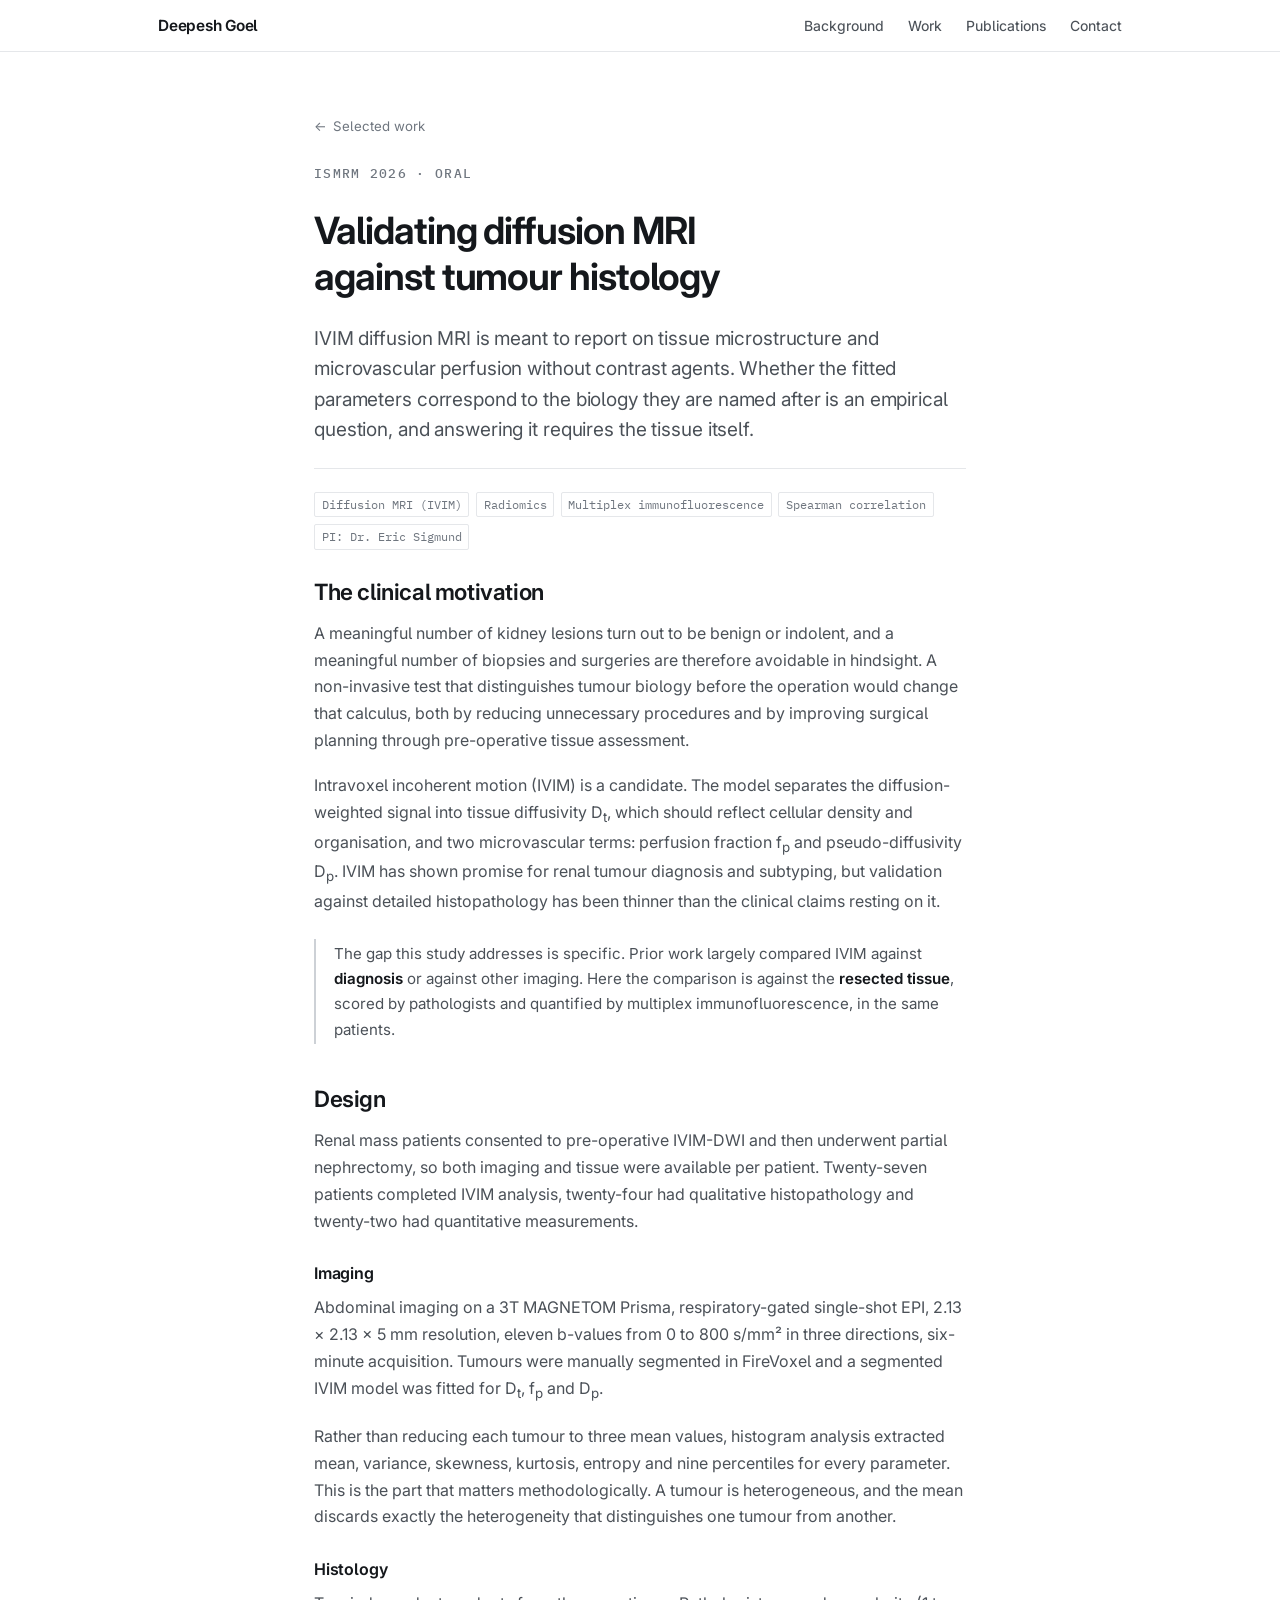
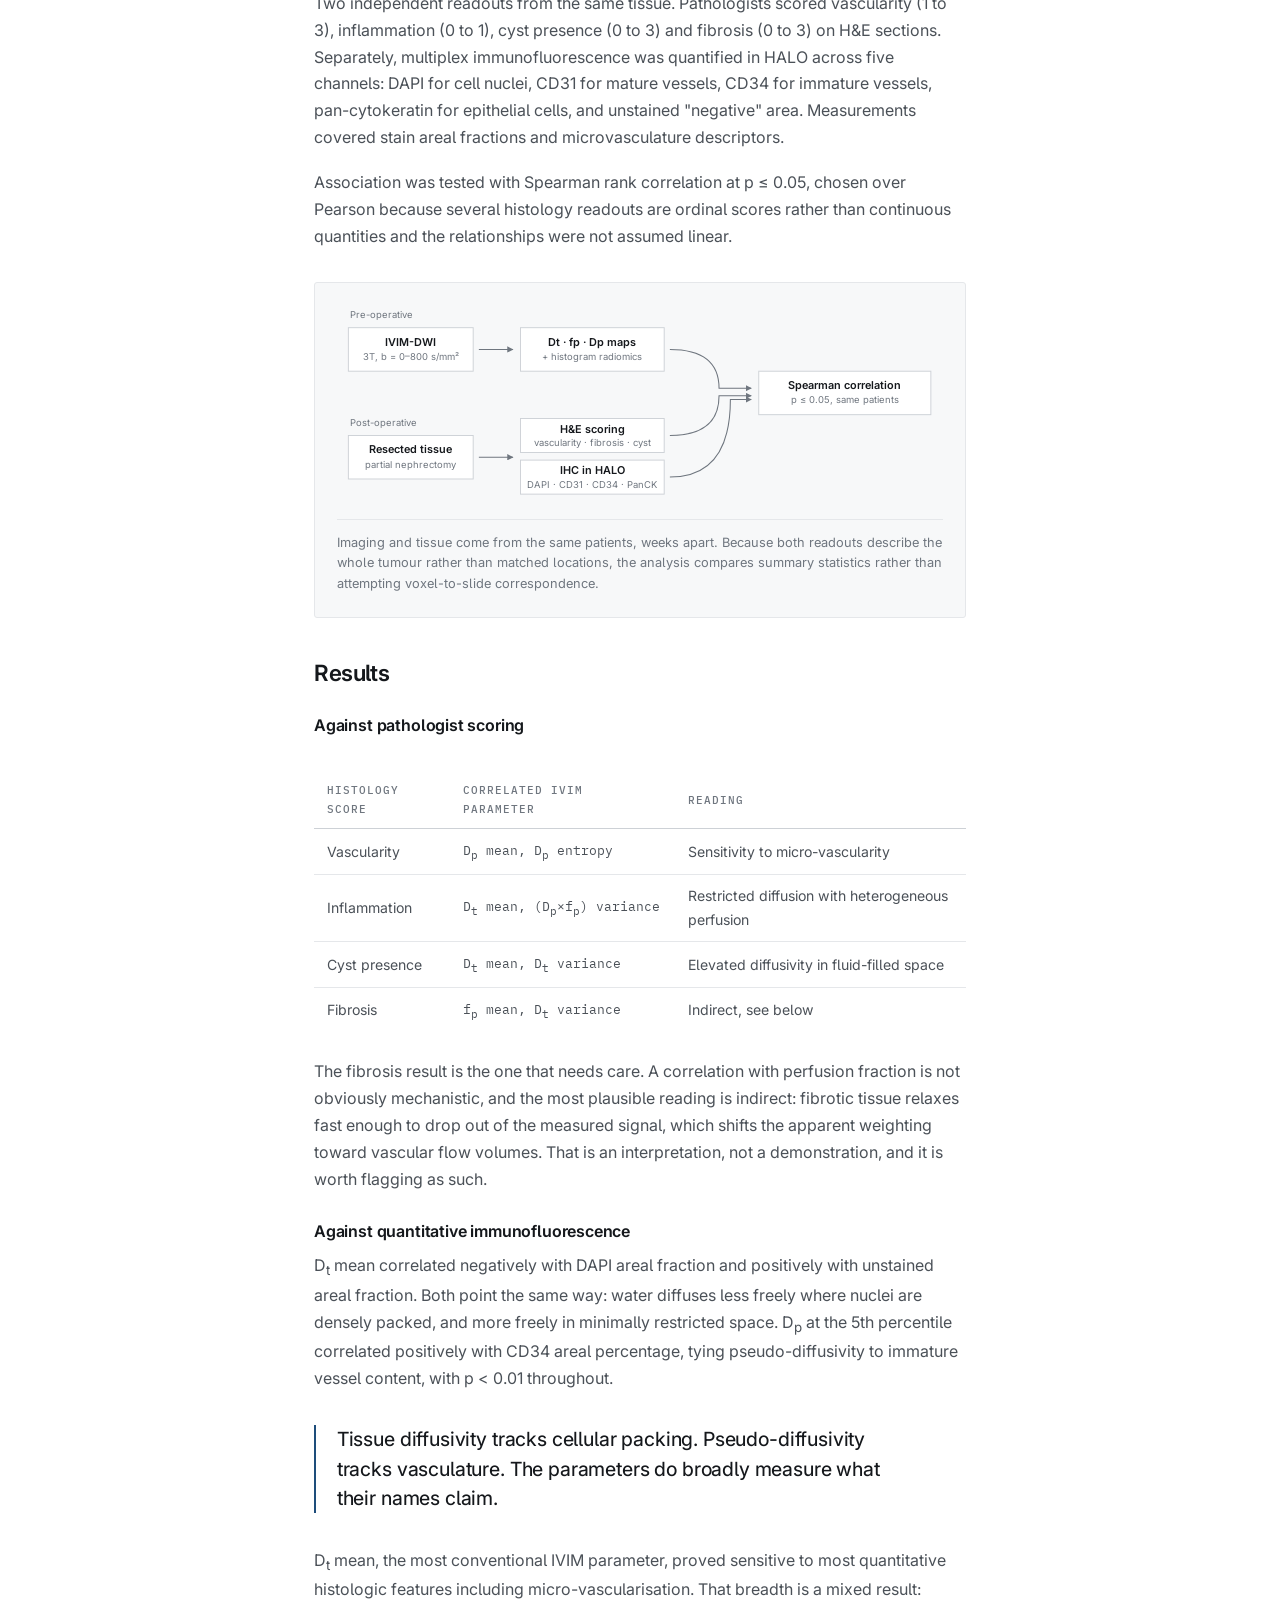
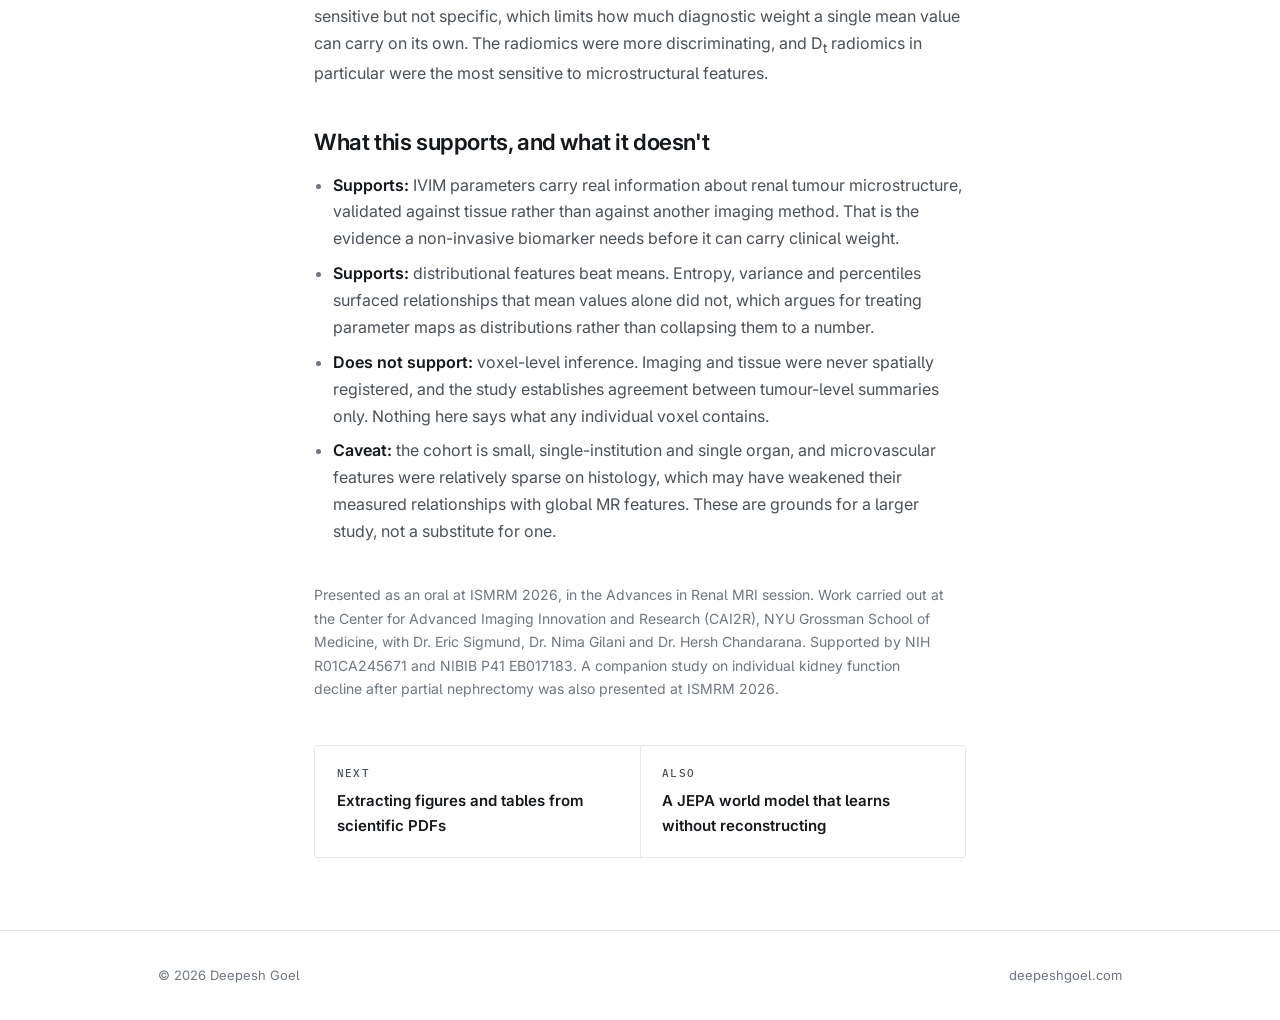
<file: work/ivim-histology-validation.html>
<!DOCTYPE html>
<html lang="en">
<head>
<meta charset="utf-8">
<meta name="viewport" content="width=device-width, initial-scale=1">
<title>Validating diffusion MRI against tumour histology | Deepesh Goel</title>
<meta name="description" content="IVIM diffusion MRI parameters and radiomics correlated against quantitative multiplex immunofluorescence and pathologist scoring in excised kidney tumours. ISMRM 2026.">
<link rel="canonical" href="https://www.deepeshgoel.com/work/ivim-histology-validation.html">
<meta property="og:type" content="article">
<meta property="og:title" content="Validating diffusion MRI against tumour histology">
<meta property="og:description" content="Which IVIM parameters actually track tumour biology, tested against the resected tissue itself.">
<meta property="og:image" content="https://www.deepeshgoel.com/assets/og-image.jpg">
<link rel="icon" href="../assets/favicon.svg" type="image/svg+xml">
<link rel="icon" href="../assets/favicon.ico" sizes="any">
<link rel="icon" href="../assets/favicon-32.png" type="image/png" sizes="32x32">
<link rel="icon" href="../assets/favicon-16.png" type="image/png" sizes="16x16">
<link rel="apple-touch-icon" href="../assets/apple-touch-icon.png">
<link rel="preconnect" href="https://fonts.googleapis.com">
<link rel="preconnect" href="https://fonts.gstatic.com" crossorigin>
<link href="https://fonts.googleapis.com/css2?family=Inter:wght@400;450;500;600;650&amp;family=IBM+Plex+Mono:wght@400;500&amp;display=swap" rel="stylesheet">
<link rel="stylesheet" href="../style.css">
</head>
<body>

<a class="skip-link" href="#main">Skip to content</a>

<nav class="nav">
  <div class="nav-inner">
    <a class="nav-brand" href="../index.html">Deepesh Goel</a>
    <div class="nav-links">
      <a href="../index.html#research" class="nav-hide-xxs">Background</a>
      <a href="../index.html#work">Work</a>
      <a href="../index.html#publications" class="nav-hide-xs">Publications</a>
      <a href="../index.html#contact">Contact</a>
    </div>
  </div>
</nav>

<main id="main">

<header class="article-head">
  <div class="wrap-narrow">
    <a class="back-link" href="../index.html#work"><span>←</span> Selected work</a>
    <p class="eyebrow">ISMRM 2026 · Oral</p>
    <h1>Validating diffusion MRI against tumour histology</h1>
    <p class="lede">
      IVIM diffusion MRI is meant to report on tissue microstructure and microvascular
      perfusion without contrast agents. Whether the fitted parameters correspond to the
      biology they are named after is an empirical question, and answering it requires the
      tissue itself.
    </p>
    <div class="article-meta">
      <span class="chip">Diffusion MRI (IVIM)</span>
      <span class="chip">Radiomics</span>
      <span class="chip">Multiplex immunofluorescence</span>
      <span class="chip">Spearman correlation</span>
      <span class="chip">PI: Dr. Eric Sigmund</span>
    </div>
  </div>
</header>

<div class="article-body">
  <div class="wrap-narrow">

    <h2>The clinical motivation</h2>
    <p>
      A meaningful number of kidney lesions turn out to be benign or indolent, and a
      meaningful number of biopsies and surgeries are therefore avoidable in hindsight. A
      non-invasive test that distinguishes tumour biology before the operation would change
      that calculus, both by reducing unnecessary procedures and by improving surgical
      planning through pre-operative tissue assessment.
    </p>
    <p>
      Intravoxel incoherent motion (IVIM) is a candidate. The model separates the
      diffusion-weighted signal into tissue diffusivity D<sub>t</sub>, which should reflect
      cellular density and organisation, and two microvascular terms: perfusion fraction
      f<sub>p</sub> and pseudo-diffusivity D<sub>p</sub>. IVIM has shown promise for renal
      tumour diagnosis and subtyping, but validation against detailed histopathology has
      been thinner than the clinical claims resting on it.
    </p>

    <div class="finding">
      <p>
        The gap this study addresses is specific. Prior work largely compared IVIM against
        <strong>diagnosis</strong> or against other imaging. Here the comparison is against
        the <strong>resected tissue</strong>, scored by pathologists and quantified by
        multiplex immunofluorescence, in the same patients.
      </p>
    </div>

    <h2>Design</h2>
    <p>
      Renal mass patients consented to pre-operative IVIM-DWI and then underwent partial
      nephrectomy, so both imaging and tissue were available per patient. Twenty-seven
      patients completed IVIM analysis, twenty-four had qualitative histopathology and
      twenty-two had quantitative measurements.
    </p>

    <h3>Imaging</h3>
    <p>
      Abdominal imaging on a 3T MAGNETOM Prisma, respiratory-gated single-shot EPI,
      2.13 × 2.13 × 5 mm resolution, eleven b-values from 0 to 800 s/mm² in three
      directions, six-minute acquisition. Tumours were manually segmented in FireVoxel and a
      segmented IVIM model was fitted for D<sub>t</sub>, f<sub>p</sub> and D<sub>p</sub>.
    </p>
    <p>
      Rather than reducing each tumour to three mean values, histogram analysis extracted
      mean, variance, skewness, kurtosis, entropy and nine percentiles for every parameter.
      This is the part that matters methodologically. A tumour is heterogeneous, and the
      mean discards exactly the heterogeneity that distinguishes one tumour from another.
    </p>

    <h3>Histology</h3>
    <p>
      Two independent readouts from the same tissue. Pathologists scored vascularity (1 to
      3), inflammation (0 to 1), cyst presence (0 to 3) and fibrosis (0 to 3) on H&amp;E
      sections. Separately, multiplex immunofluorescence was quantified in HALO across five
      channels: DAPI for cell nuclei, CD31 for mature vessels, CD34 for immature vessels,
      pan-cytokeratin for epithelial cells, and unstained "negative" area. Measurements
      covered stain areal fractions and microvasculature descriptors.
    </p>
    <p>
      Association was tested with Spearman rank correlation at p ≤ 0.05, chosen over Pearson
      because several histology readouts are ordinal scores rather than continuous
      quantities and the relationships were not assumed linear.
    </p>

    <figure class="figure">
      <svg viewBox="0 0 640 210" role="img" aria-label="Diagram: pre-operative IVIM imaging and post-operative histology from the same patients feed a correlation analysis">
        <defs>
          <style>
            .bx  { fill: var(--bg-raised); stroke: var(--rule-strong); stroke-width: 1; }
            .tl  { font: 600 11.5px var(--sans); fill: var(--text); }
            .ts  { font: 400 10px var(--sans); fill: var(--text-faint); }
            .ar  { stroke: var(--text-faint); stroke-width: 1.1; fill: none; marker-end: url(#a); }
          </style>
          <marker id="a" viewBox="0 0 10 10" refX="9" refY="5" markerWidth="6" markerHeight="6" orient="auto">
            <path d="M0 0 L10 5 L0 10 z" fill="var(--text-faint)"/>
          </marker>
        </defs>

        <text class="ts" x="14" y="14">Pre-operative</text>
        <rect class="bx" x="12" y="24" width="132" height="46"/>
        <text class="tl" x="78" y="43" text-anchor="middle">IVIM-DWI</text>
        <text class="ts" x="78" y="58" text-anchor="middle">3T, b = 0–800 s/mm²</text>

        <path class="ar" d="M150 47 H186"/>

        <rect class="bx" x="194" y="24" width="152" height="46"/>
        <text class="tl" x="270" y="43" text-anchor="middle">Dt · fp · Dp maps</text>
        <text class="ts" x="270" y="58" text-anchor="middle">+ histogram radiomics</text>

        <text class="ts" x="14" y="128">Post-operative</text>
        <rect class="bx" x="12" y="138" width="132" height="46"/>
        <text class="tl" x="78" y="157" text-anchor="middle">Resected tissue</text>
        <text class="ts" x="78" y="172" text-anchor="middle">partial nephrectomy</text>

        <path class="ar" d="M150 161 H186"/>

        <rect class="bx" x="194" y="120" width="152" height="36"/>
        <text class="tl" x="270" y="135" text-anchor="middle">H&amp;E scoring</text>
        <text class="ts" x="270" y="149" text-anchor="middle">vascularity · fibrosis · cyst</text>

        <rect class="bx" x="194" y="164" width="152" height="36"/>
        <text class="tl" x="270" y="179" text-anchor="middle">IHC in HALO</text>
        <text class="ts" x="270" y="193" text-anchor="middle">DAPI · CD31 · CD34 · PanCK</text>

        <path class="ar" d="M352 47 Q404 47 404 88 H438"/>
        <path class="ar" d="M352 138 Q404 138 404 96 H438"/>
        <path class="ar" d="M352 182 Q416 182 416 100 H438"/>

        <rect class="bx" x="446" y="70" width="182" height="46"/>
        <text class="tl" x="537" y="89" text-anchor="middle">Spearman correlation</text>
        <text class="ts" x="537" y="104" text-anchor="middle">p ≤ 0.05, same patients</text>
      </svg>
      <figcaption>
        Imaging and tissue come from the same patients, weeks apart. Because both readouts
        describe the whole tumour rather than matched locations, the analysis compares
        summary statistics rather than attempting voxel-to-slide correspondence.
      </figcaption>
    </figure>

    <h2>Results</h2>

    <h3>Against pathologist scoring</h3>
    <div class="table-scroll">
      <table>
        <thead>
          <tr><th>Histology score</th><th>Correlated IVIM parameter</th><th>Reading</th></tr>
        </thead>
        <tbody>
          <tr>
            <td>Vascularity</td>
            <td class="num">D<sub>p</sub> mean, D<sub>p</sub> entropy</td>
            <td>Sensitivity to micro-vascularity</td>
          </tr>
          <tr>
            <td>Inflammation</td>
            <td class="num">D<sub>t</sub> mean, (D<sub>p</sub>×f<sub>p</sub>) variance</td>
            <td>Restricted diffusion with heterogeneous perfusion</td>
          </tr>
          <tr>
            <td>Cyst presence</td>
            <td class="num">D<sub>t</sub> mean, D<sub>t</sub> variance</td>
            <td>Elevated diffusivity in fluid-filled space</td>
          </tr>
          <tr>
            <td>Fibrosis</td>
            <td class="num">f<sub>p</sub> mean, D<sub>t</sub> variance</td>
            <td>Indirect, see below</td>
          </tr>
        </tbody>
      </table>
    </div>

    <p>
      The fibrosis result is the one that needs care. A correlation with perfusion fraction
      is not obviously mechanistic, and the most plausible reading is indirect: fibrotic
      tissue relaxes fast enough to drop out of the measured signal, which shifts the
      apparent weighting toward vascular flow volumes. That is an interpretation, not a
      demonstration, and it is worth flagging as such.
    </p>

    <h3>Against quantitative immunofluorescence</h3>
    <p>
      D<sub>t</sub> mean correlated negatively with DAPI areal fraction and positively with
      unstained areal fraction. Both point the same way: water diffuses less freely where
      nuclei are densely packed, and more freely in minimally restricted space.
      D<sub>p</sub> at the 5th percentile correlated positively with CD34 areal percentage,
      tying pseudo-diffusivity to immature vessel content, with p &lt; 0.01 throughout.
    </p>

    <div class="pullquote">
      Tissue diffusivity tracks cellular packing. Pseudo-diffusivity tracks vasculature.
      The parameters do broadly measure what their names claim.
    </div>

    <p>
      D<sub>t</sub> mean, the most conventional IVIM parameter, proved sensitive to most
      quantitative histologic features including micro-vascularisation. That breadth is a
      mixed result: sensitive but not specific, which limits how much diagnostic weight a
      single mean value can carry on its own. The radiomics were more discriminating, and
      D<sub>t</sub> radiomics in particular were the most sensitive to microstructural
      features.
    </p>

    <h2>What this supports, and what it doesn't</h2>
    <ul>
      <li>
        <strong>Supports:</strong> IVIM parameters carry real information about renal tumour
        microstructure, validated against tissue rather than against another imaging method.
        That is the evidence a non-invasive biomarker needs before it can carry clinical
        weight.
      </li>
      <li>
        <strong>Supports:</strong> distributional features beat means. Entropy, variance and
        percentiles surfaced relationships that mean values alone did not, which argues for
        treating parameter maps as distributions rather than collapsing them to a number.
      </li>
      <li>
        <strong>Does not support:</strong> voxel-level inference. Imaging and tissue were
        never spatially registered, and the study establishes agreement between tumour-level
        summaries only. Nothing here says what any individual voxel contains.
      </li>
      <li>
        <strong>Caveat:</strong> the cohort is small, single-institution and single organ,
        and microvascular features were relatively sparse on histology, which may have
        weakened their measured relationships with global MR features. These are grounds for
        a larger study, not a substitute for one.
      </li>
    </ul>

    <p style="margin-top:2.4rem;color:var(--text-faint);font-size:0.875rem">
      Presented as an oral at ISMRM 2026, in the Advances in Renal MRI session. Work carried
      out at the Center for Advanced Imaging Innovation and Research (CAI2R), NYU Grossman
      School of Medicine, with Dr. Eric Sigmund, Dr. Nima Gilani and Dr. Hersh Chandarana. Supported by NIH
      R01CA245671 and NIBIB P41 EB017183. A companion study on individual kidney function
      decline after partial nephrectomy was also presented at ISMRM 2026.
    </p>

    <div class="next-links">
      <a class="next-link" href="figure-table-extraction.html">
        <p class="eyebrow">Next</p>
        <strong>Extracting figures and tables from scientific PDFs</strong>
      </a>
      <a class="next-link" href="jepa-world-model.html">
        <p class="eyebrow">Also</p>
        <strong>A JEPA world model that learns without reconstructing</strong>
      </a>
    </div>

  </div>
</div>

</main>

<footer class="footer">
  <div class="footer-inner">
    <span>© <span id="year">2026</span> Deepesh Goel</span>
    <span><a href="../index.html">deepeshgoel.com</a></span>
  </div>
</footer>

<script>document.getElementById('year').textContent = new Date().getFullYear();</script>
</body>
</html>
</file>
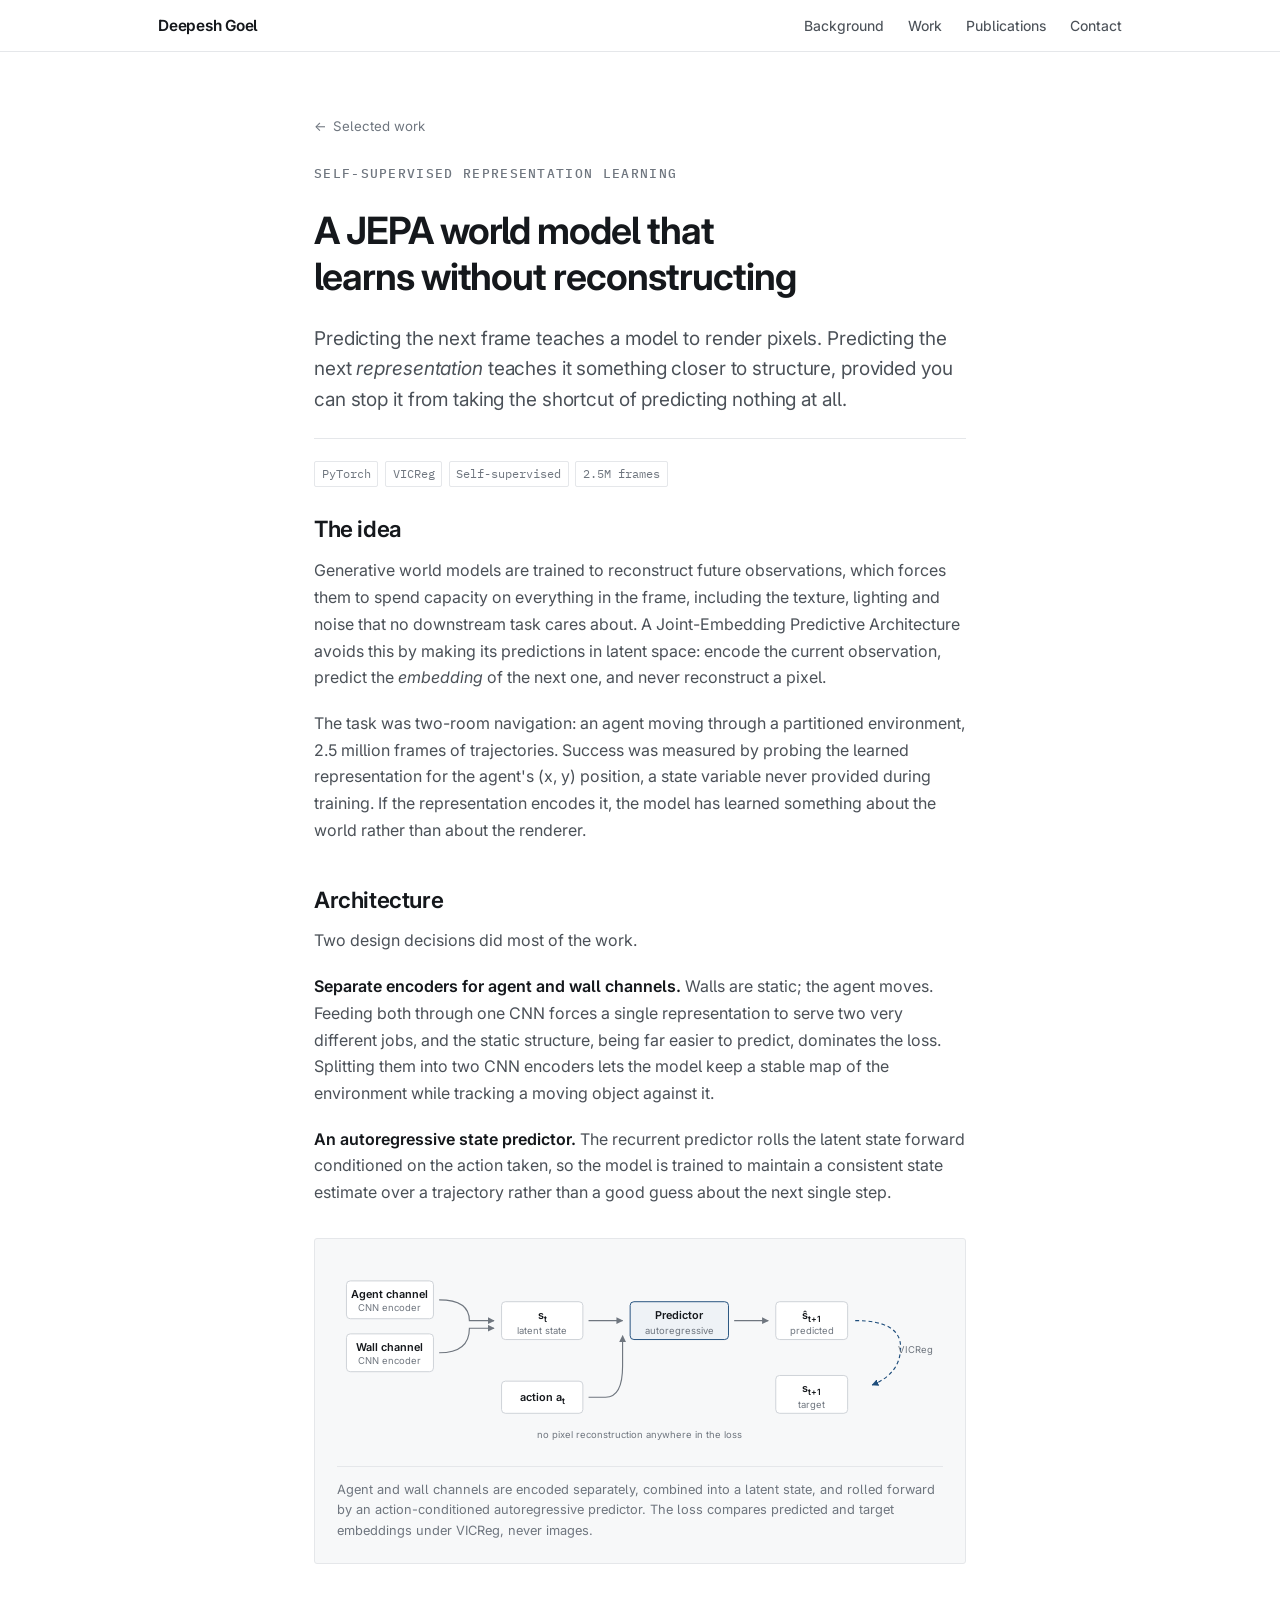
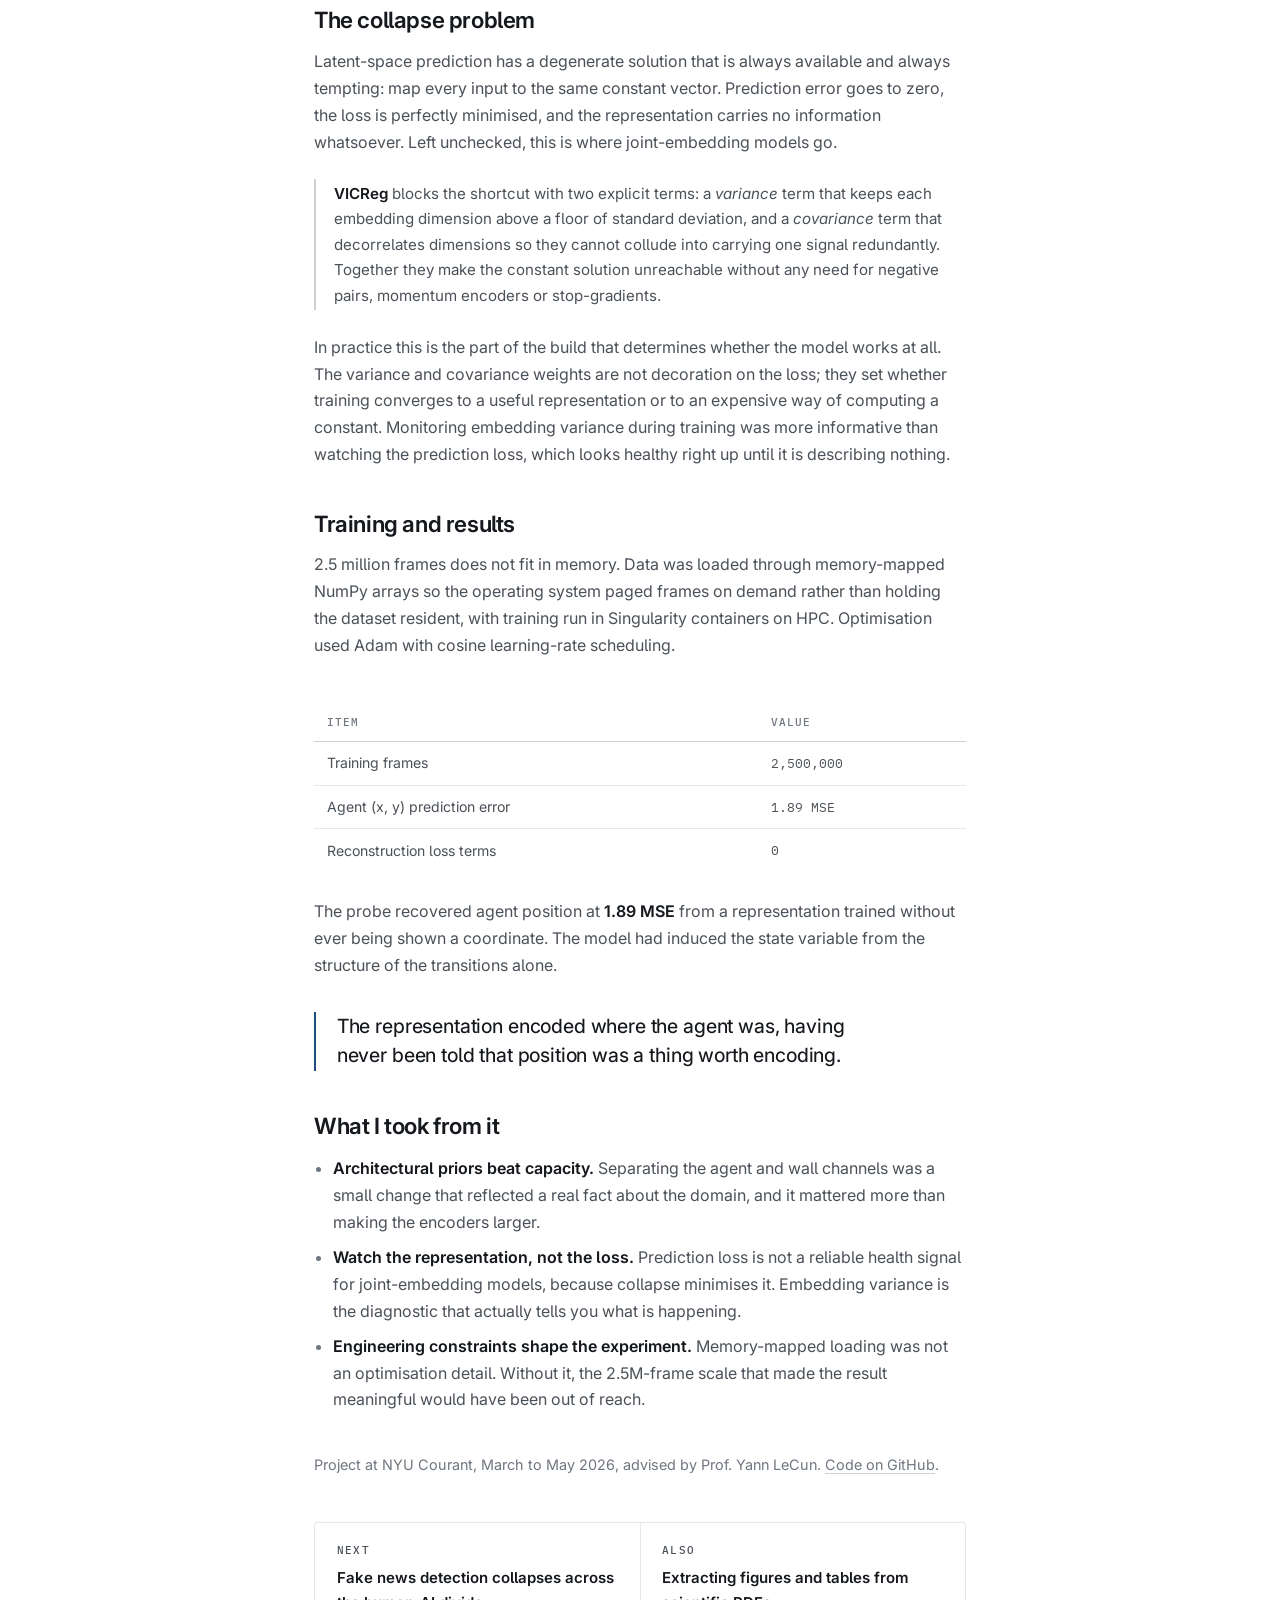
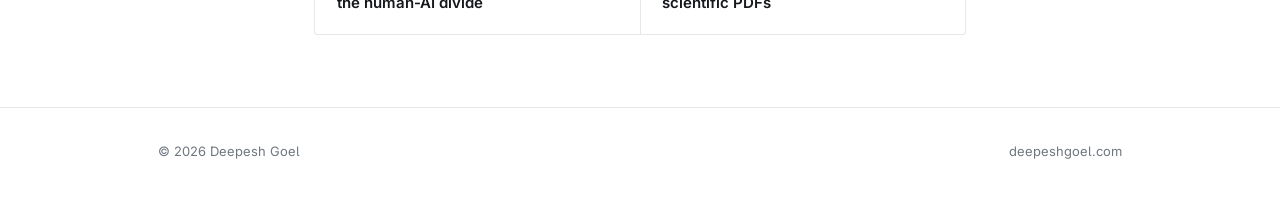
<file: work/jepa-world-model.html>
<!DOCTYPE html>
<html lang="en">
<head>
<meta charset="utf-8">
<meta name="viewport" content="width=device-width, initial-scale=1">
<title>A JEPA world model that learns without reconstructing | Deepesh Goel</title>
<meta name="description" content="A recurrent Joint-Embedding Predictive Architecture trained on 2.5M frames of two-room navigation, using VICReg to prevent representational collapse. 1.89 MSE on agent position.">
<link rel="canonical" href="https://www.deepeshgoel.com/work/jepa-world-model.html">
<meta property="og:type" content="article">
<meta property="og:title" content="A JEPA world model that learns without reconstructing">
<meta property="og:description" content="Recurrent JEPA on 2.5M frames, VICReg against collapse, 1.89 MSE on agent position.">
<meta property="og:image" content="https://www.deepeshgoel.com/assets/og-image.jpg">
<link rel="icon" href="../assets/favicon.svg" type="image/svg+xml">
<link rel="icon" href="../assets/favicon.ico" sizes="any">
<link rel="icon" href="../assets/favicon-32.png" type="image/png" sizes="32x32">
<link rel="icon" href="../assets/favicon-16.png" type="image/png" sizes="16x16">
<link rel="apple-touch-icon" href="../assets/apple-touch-icon.png">
<link rel="preconnect" href="https://fonts.googleapis.com">
<link rel="preconnect" href="https://fonts.gstatic.com" crossorigin>
<link href="https://fonts.googleapis.com/css2?family=Inter:wght@400;450;500;600;650&amp;family=IBM+Plex+Mono:wght@400;500&amp;display=swap" rel="stylesheet">
<link rel="stylesheet" href="../style.css">
</head>
<body>

<a class="skip-link" href="#main">Skip to content</a>

<nav class="nav">
  <div class="nav-inner">
    <a class="nav-brand" href="../index.html">Deepesh Goel</a>
    <div class="nav-links">
      <a href="../index.html#research" class="nav-hide-xxs">Background</a>
      <a href="../index.html#work">Work</a>
      <a href="../index.html#publications" class="nav-hide-xs">Publications</a>
      <a href="../index.html#contact">Contact</a>
    </div>
  </div>
</nav>

<main id="main">

<header class="article-head">
  <div class="wrap-narrow">
    <a class="back-link" href="../index.html#work"><span>←</span> Selected work</a>
    <p class="eyebrow">Self-supervised representation learning</p>
    <h1>A JEPA world model that learns without reconstructing</h1>
    <p class="lede">
      Predicting the next frame teaches a model to render pixels. Predicting the next
      <em>representation</em> teaches it something closer to structure, provided you can
      stop it from taking the shortcut of predicting nothing at all.
    </p>
    <div class="article-meta">
      <span class="chip">PyTorch</span>
      <span class="chip">VICReg</span>
      <span class="chip">Self-supervised</span>
      <span class="chip">2.5M frames</span>
    </div>
  </div>
</header>

<div class="article-body">
  <div class="wrap-narrow">

    <h2>The idea</h2>
    <p>
      Generative world models are trained to reconstruct future observations, which forces
      them to spend capacity on everything in the frame, including the texture, lighting
      and noise that no downstream task cares about. A Joint-Embedding Predictive
      Architecture avoids this by making its predictions in latent space: encode the
      current observation, predict the <em>embedding</em> of the next one, and never
      reconstruct a pixel.
    </p>
    <p>
      The task was two-room navigation: an agent moving through a partitioned environment,
      2.5 million frames of trajectories. Success was measured by probing the learned
      representation for the agent's (x, y) position, a state variable never provided
      during training. If the representation encodes it, the model has learned something
      about the world rather than about the renderer.
    </p>

    <h2>Architecture</h2>
    <p>
      Two design decisions did most of the work.
    </p>
    <p>
      <strong>Separate encoders for agent and wall channels.</strong> Walls are static; the
      agent moves. Feeding both through one CNN forces a single representation to serve two
      very different jobs, and the static structure, being far easier to predict,
      dominates the loss. Splitting them into two CNN encoders lets the model keep a stable
      map of the environment while tracking a moving object against it.
    </p>
    <p>
      <strong>An autoregressive state predictor.</strong> The recurrent predictor rolls the
      latent state forward conditioned on the action taken, so the model is trained to
      maintain a consistent state estimate over a trajectory rather than a good guess about
      the next single step.
    </p>

    <figure class="figure">
      <svg viewBox="0 0 640 200" role="img" aria-label="Diagram: separate agent and wall CNN encoders feed a recurrent predictor trained with VICReg loss against the target encoder">
        <defs>
          <style>
            .bx  { fill: var(--bg-raised); stroke: var(--rule-strong); stroke-width: 1; }
            .bxa { fill: var(--accent-soft); stroke: var(--accent); stroke-width: 1; }
            .tl  { font: 600 11.5px var(--sans); fill: var(--text); }
            .ts  { font: 400 10px var(--sans); fill: var(--text-faint); }
            .ar  { stroke: var(--text-faint); stroke-width: 1.2; fill: none; marker-end: url(#b); }
            .ard { stroke: var(--accent); stroke-width: 1.2; fill: none; stroke-dasharray: 4 3; marker-end: url(#c); }
          </style>
          <marker id="b" viewBox="0 0 10 10" refX="9" refY="5" markerWidth="6" markerHeight="6" orient="auto"><path d="M0 0 L10 5 L0 10 z" fill="var(--text-faint)"/></marker>
          <marker id="c" viewBox="0 0 10 10" refX="9" refY="5" markerWidth="6" markerHeight="6" orient="auto"><path d="M0 0 L10 5 L0 10 z" fill="var(--accent)"/></marker>
        </defs>

        <rect class="bx" x="10" y="20" width="92" height="40" rx="4"/>
        <text class="tl" x="56" y="38" text-anchor="middle">Agent channel</text>
        <text class="ts" x="56" y="52" text-anchor="middle">CNN encoder</text>

        <rect class="bx" x="10" y="76" width="92" height="40" rx="4"/>
        <text class="tl" x="56" y="94" text-anchor="middle">Wall channel</text>
        <text class="ts" x="56" y="108" text-anchor="middle">CNN encoder</text>

        <path class="ar" d="M108 40 Q140 40 140 62 H166"/>
        <path class="ar" d="M108 96 Q140 96 140 70 H166"/>

        <rect class="bx" x="174" y="42" width="86" height="40" rx="4"/>
        <text class="tl" x="217" y="60" text-anchor="middle">s<tspan dy="3" font-size="9">t</tspan></text>
        <text class="ts" x="217" y="76" text-anchor="middle">latent state</text>

        <rect class="bx" x="174" y="126" width="86" height="34" rx="4"/>
        <text class="tl" x="217" y="147" text-anchor="middle">action a<tspan dy="3" font-size="9">t</tspan></text>

        <path class="ar" d="M266 62 H302"/>
        <path class="ar" d="M266 143 H284 Q302 143 302 110 V78"/>

        <rect class="bxa" x="310" y="42" width="104" height="40" rx="4"/>
        <text class="tl" x="362" y="60" text-anchor="middle">Predictor</text>
        <text class="ts" x="362" y="76" text-anchor="middle">autoregressive</text>

        <path class="ar" d="M420 62 H456"/>

        <rect class="bx" x="464" y="42" width="76" height="40" rx="4"/>
        <text class="tl" x="502" y="60" text-anchor="middle">ŝ<tspan dy="3" font-size="9">t+1</tspan></text>
        <text class="ts" x="502" y="76" text-anchor="middle">predicted</text>

        <rect class="bx" x="464" y="120" width="76" height="40" rx="4"/>
        <text class="tl" x="502" y="138" text-anchor="middle">s<tspan dy="3" font-size="9">t+1</tspan></text>
        <text class="ts" x="502" y="154" text-anchor="middle">target</text>

        <path class="ard" d="M548 62 Q596 62 596 90 Q596 118 566 130"/>
        <text class="ts" x="612" y="96" text-anchor="middle" fill="var(--accent)">VICReg</text>

        <text class="ts" x="320" y="186" text-anchor="middle">no pixel reconstruction anywhere in the loss</text>
      </svg>
      <figcaption>
        Agent and wall channels are encoded separately, combined into a latent state, and
        rolled forward by an action-conditioned autoregressive predictor. The loss compares
        predicted and target embeddings under VICReg, never images.
      </figcaption>
    </figure>

    <h2>The collapse problem</h2>
    <p>
      Latent-space prediction has a degenerate solution that is always available and always
      tempting: map every input to the same constant vector. Prediction error goes to zero,
      the loss is perfectly minimised, and the representation carries no information
      whatsoever. Left unchecked, this is where joint-embedding models go.
    </p>

    <div class="finding">
      <p>
        <strong>VICReg</strong> blocks the shortcut with two explicit terms: a
        <em>variance</em> term that keeps each embedding dimension above a floor of
        standard deviation, and a <em>covariance</em> term that decorrelates dimensions so
        they cannot collude into carrying one signal redundantly. Together they make the
        constant solution unreachable without any need for negative pairs, momentum
        encoders or stop-gradients.
      </p>
    </div>

    <p>
      In practice this is the part of the build that determines whether the model works at
      all. The variance and covariance weights are not decoration on the loss; they set
      whether training converges to a useful representation or to an expensive way of
      computing a constant. Monitoring embedding variance during training was more
      informative than watching the prediction loss, which looks healthy right up until it
      is describing nothing.
    </p>

    <h2>Training and results</h2>
    <p>
      2.5 million frames does not fit in memory. Data was loaded through memory-mapped
      NumPy arrays so the operating system paged frames on demand rather than holding the
      dataset resident, with training run in Singularity containers on HPC. Optimisation
      used Adam with cosine learning-rate scheduling.
    </p>

    <div class="table-scroll">
      <table>
        <thead>
          <tr><th>Item</th><th>Value</th></tr>
        </thead>
        <tbody>
          <tr><td>Training frames</td><td class="num">2,500,000</td></tr>
          <tr><td>Agent (x, y) prediction error</td><td class="num">1.89 MSE</td></tr>
          <tr><td>Reconstruction loss terms</td><td class="num">0</td></tr>
        </tbody>
      </table>
    </div>

    <p>
      The probe recovered agent position at <strong>1.89 MSE</strong> from a representation
      trained without ever being shown a coordinate. The model had induced the state
      variable from the structure of the transitions alone.
    </p>

    <div class="pullquote">
      The representation encoded where the agent was, having never been told that position
      was a thing worth encoding.
    </div>

    <h2>What I took from it</h2>
    <ul>
      <li>
        <strong>Architectural priors beat capacity.</strong> Separating the agent and wall
        channels was a small change that reflected a real fact about the domain, and it
        mattered more than making the encoders larger.
      </li>
      <li>
        <strong>Watch the representation, not the loss.</strong> Prediction loss is not a
        reliable health signal for joint-embedding models, because collapse minimises it.
        Embedding variance is the diagnostic that actually tells you what is happening.
      </li>
      <li>
        <strong>Engineering constraints shape the experiment.</strong> Memory-mapped loading
        was not an optimisation detail. Without it, the 2.5M-frame scale that made the
        result meaningful would have been out of reach.
      </li>
    </ul>

    <p style="margin-top:2.5rem;color:var(--text-faint);font-size:0.9rem">
      Project at NYU Courant, March to May 2026, advised by Prof. Yann LeCun.
      <a href="https://github.com/goel-deepesh/JEPA-World-Model" rel="noopener" target="_blank">Code on GitHub</a>.
    </p>

    <div class="next-links">
      <a class="next-link" href="fake-news-human-ai-divide.html">
        <p class="eyebrow">Next</p>
        <strong>Fake news detection collapses across the human-AI divide</strong>
      </a>
      <a class="next-link" href="figure-table-extraction.html">
        <p class="eyebrow">Also</p>
        <strong>Extracting figures and tables from scientific PDFs</strong>
      </a>
    </div>

  </div>
</div>

</main>

<footer class="footer">
  <div class="footer-inner">
    <span>© <span id="year">2026</span> Deepesh Goel</span>
    <span><a href="../index.html">deepeshgoel.com</a></span>
  </div>
</footer>

<script>document.getElementById('year').textContent = new Date().getFullYear();</script>
</body>
</html>
</file>
<file: style.css>
/* ==========================================================================
   deepeshgoel.com
   Neutral greyscale, single restrained accent, one sans family.
   ========================================================================== */

:root {
  --bg:            #ffffff;
  --bg-raised:     #ffffff;
  --bg-sunken:     #f7f8f9;
  --text:          #15181c;
  --text-soft:     #4b5158;
  --text-faint:    #6f767f;   /* 4.6:1 on white, clears WCAG AA for small text */
  --rule:          #e5e7ea;
  --rule-strong:   #cdd1d6;
  --accent:        #1e4d7b;
  --accent-soft:   #eef2f6;
  --accent-text:   #1e4d7b;

  --sans: "Inter", -apple-system, BlinkMacSystemFont, "Segoe UI", Roboto, Helvetica, Arial, sans-serif;
  --mono: "IBM Plex Mono", ui-monospace, SFMono-Regular, "SF Mono", Menlo, Consolas, monospace;

  --measure: 70ch;
  --wrap: 1060px;
  --gutter: clamp(1.25rem, 5vw, 3rem);
}

@media (prefers-color-scheme: dark) {
  :root {
    --bg:          #0f1115;
    --bg-raised:   #14171c;
    --bg-sunken:   #101319;
    --text:        #e7e9ec;
    --text-soft:   #a8aeb6;
    --text-faint:  #7b828c;   /* 4.6:1 on raised cards */
    --rule:        #23272e;
    --rule-strong: #333941;
    --accent:      #8fb4d9;
    --accent-soft: #161d26;
    --accent-text: #9dbfe2;
  }
}

*, *::before, *::after { box-sizing: border-box; }

html {
  scroll-behavior: smooth;
  scroll-padding-top: 5.5rem;
  -webkit-text-size-adjust: 100%;
}

@media (prefers-reduced-motion: reduce) {
  html { scroll-behavior: auto; }
  *, *::before, *::after { animation-duration: .01ms !important; transition-duration: .01ms !important; }
}

body {
  margin: 0;
  background: var(--bg);
  color: var(--text);
  font-family: var(--sans);
  font-size: 1rem;
  line-height: 1.68;
  -webkit-font-smoothing: antialiased;
  text-rendering: optimizeLegibility;
  font-feature-settings: "kern" 1, "liga" 1, "cv05" 1;
}

/* ---------- typography ---------- */

h1, h2, h3, h4 {
  font-family: var(--sans);
  line-height: 1.22;
  margin: 0 0 .65em;
  text-wrap: balance;
  color: var(--text);
}

h1 { font-size: clamp(2rem, 4.6vw, 2.85rem); font-weight: 650; letter-spacing: -.028em; }
h2 { font-size: clamp(1.3rem, 2.5vw, 1.6rem);  font-weight: 620; letter-spacing: -.018em; }
h3 { font-size: 1.06rem; font-weight: 620; letter-spacing: -.011em; }
h4 { font-size: .95rem;  font-weight: 620; letter-spacing: -.008em; }

p { margin: 0 0 1.15em; max-width: var(--measure); }
p:last-child { margin-bottom: 0; }

a {
  color: inherit;
  text-decoration-color: var(--rule-strong);
  text-underline-offset: .22em;
  text-decoration-thickness: 1px;
  transition: color .13s ease, text-decoration-color .13s ease;
}
a:hover { color: var(--accent-text); text-decoration-color: var(--accent); }
a:focus-visible { outline: 2px solid var(--accent); outline-offset: 3px; border-radius: 2px; }

strong { font-weight: 620; color: var(--text); }

code, .mono { font-family: var(--mono); font-size: .87em; }

.lede {
  font-size: clamp(1.06rem, 1.9vw, 1.19rem);
  line-height: 1.6;
  font-weight: 400;
  color: var(--text-soft);
  letter-spacing: -.006em;
}

.eyebrow {
  font-family: var(--mono);
  font-size: .82rem;
  font-weight: 500;
  letter-spacing: .1em;
  text-transform: uppercase;
  color: var(--text-faint);
  margin: 0 0 1.4rem;
}

/* keep the small card labels from growing with the section labels */
.next-link .eyebrow { font-size: .68rem; letter-spacing: .12em; }

/* ---------- layout ---------- */

.wrap { max-width: var(--wrap); margin-inline: auto; padding-inline: var(--gutter); }
.wrap-narrow { max-width: 748px; margin-inline: auto; padding-inline: var(--gutter); }

section { padding-block: clamp(3.25rem, 7vw, 5rem); }
section + section { border-top: 1px solid var(--rule); }

.skip-link {
  position: absolute; top: 0; left: 0;
  width: 1px; height: 1px; overflow: hidden;
  clip-path: inset(50%); white-space: nowrap;
  background: var(--accent); color: #fff;
  padding: .7rem 1.1rem; z-index: 100;
  font-size: .88rem; font-weight: 600;
}
.skip-link:focus {
  width: auto; height: auto; overflow: visible; clip-path: none;
}

/* ---------- nav ---------- */

.nav {
  position: sticky; top: 0; z-index: 50;
  background: color-mix(in srgb, var(--bg) 90%, transparent);
  backdrop-filter: saturate(1.4) blur(10px);
  -webkit-backdrop-filter: saturate(1.4) blur(10px);
  border-bottom: 1px solid var(--rule);
}
.nav-inner {
  max-width: var(--wrap); margin-inline: auto;
  padding: .8rem var(--gutter);
  display: flex; align-items: center; gap: 1.75rem;
}
.nav-brand {
  font-weight: 620; font-size: .96rem; letter-spacing: -.015em;
  text-decoration: none; margin-right: auto; white-space: nowrap;
}
.nav-brand:hover { color: var(--accent-text); }
.nav-links { display: flex; gap: 1.5rem; align-items: center; font-size: .875rem; }
.nav-links a { text-decoration: none; color: var(--text-soft); font-weight: 450; white-space: nowrap; }
.nav-links a:hover { color: var(--text); }

/* The nav drops items as the viewport narrows, rather than overflowing. */
@media (max-width: 680px) {
  .nav-inner { gap: 1rem; }
  .nav-links { gap: 1rem; font-size: .82rem; }
  .nav-links a.nav-hide-sm { display: none; }
}
@media (max-width: 560px) {
  .nav-links { gap: .85rem; }
  .nav-links a.nav-hide-xs { display: none; }
}
@media (max-width: 420px) {
  .nav-links a.nav-hide-xxs { display: none; }
}

/* ---------- hero ---------- */

.hero { padding-block: clamp(3.25rem, 8vw, 5.5rem) 0; }

/* first section after the hero sets the whole gap on its own */
#research { padding-top: clamp(2.5rem, 5.5vw, 3.5rem); }

.hero-grid {
  display: grid;
  grid-template-columns: minmax(0, 1fr) 208px;
  gap: clamp(2rem, 5vw, 4rem);
  align-items: start;
}
@media (max-width: 760px) {
  .hero-grid { grid-template-columns: 1fr; gap: 2rem; }
  .hero-portrait { order: -1; }
}

.hero h1 { margin-bottom: .3em; }

.hero-role {
  font-size: .96rem; font-weight: 450; color: var(--text-soft);
  margin: 0 0 1.5rem; line-height: 1.55;
}
.hero-role .sep { color: var(--rule-strong); padding-inline: .5rem; }

.hero-portrait img {
  width: 208px; height: 208px; max-width: 100%;
  border-radius: 2px; display: block; object-fit: cover;
  border: 1px solid var(--rule);
}
@media (max-width: 760px) {
  .hero-portrait img { width: 132px; height: 132px; border-radius: 50%; }
}

.hero-links { display: flex; flex-wrap: wrap; gap: .55rem; margin-top: 1.9rem; }

.btn {
  display: inline-flex; align-items: center; gap: .45rem;
  padding: .48rem .9rem;
  border: 1px solid var(--rule-strong);
  border-radius: 3px;
  font-size: .855rem; font-weight: 500;
  text-decoration: none; color: var(--text-soft);
  background: var(--bg-raised);
  transition: border-color .13s ease, color .13s ease, background .13s ease;
  white-space: nowrap;
}
.btn:hover { color: var(--text); border-color: var(--text-faint); }
.btn-primary { background: var(--text); color: var(--bg); border-color: var(--text); }
.btn-primary:hover { background: var(--accent); border-color: var(--accent); color: #fff; }
.btn svg { width: 14px; height: 14px; flex: none; }

/* ---------- work cards ---------- */

.card-list {
  display: grid; gap: 1px;
  background: var(--rule);
  border: 1px solid var(--rule);
  border-radius: 3px;
  overflow: hidden;
}
.card {
  background: var(--bg-raised);
  padding: clamp(1.35rem, 3vw, 1.9rem);
  display: block; text-decoration: none; color: inherit;
  transition: background .13s ease;
  position: relative;                 /* anchor for the stretched link */
}

/* The "Writeup" link covers the whole card, so the card is one big target.
   Any other link inside the card is lifted above it and stays clickable. */
.card-stretch::after {
  content: ""; position: absolute; inset: 0; z-index: 1;
}
.card a:not(.card-stretch) { position: relative; z-index: 2; }

.card:has(.card-stretch):hover { background: var(--bg-sunken); }
.card:has(.card-stretch):hover h3 { color: var(--accent-text); }
.card:focus-within { background: var(--bg-sunken); }
.card-stretch:focus-visible { outline: none; }
.card:has(.card-stretch:focus-visible) { outline: 2px solid var(--accent); outline-offset: -2px; }

.card-top { display: flex; align-items: baseline; gap: .7rem; flex-wrap: wrap; margin-bottom: .5rem; }
.card h3 { margin: 0; }
.card p { color: var(--text-soft); font-size: .945rem; margin-bottom: .85rem; }

.tag {
  font-family: var(--mono);
  font-size: .67rem; letter-spacing: .05em; text-transform: uppercase;
  padding: .2rem .45rem; border-radius: 2px;
  background: var(--accent-soft); color: var(--accent-text);
  white-space: nowrap; font-weight: 500;
  border: 1px solid transparent;
}
.tag-plain { background: transparent; color: var(--text-faint); border-color: var(--rule); }
.tag a { color: inherit; text-decoration: none; }
.tag:has(a):hover { border-color: var(--text-faint); color: var(--text); }

.card-meta { display: flex; flex-wrap: wrap; gap: .35rem .45rem; margin-top: .85rem; }
.chip {
  font-size: .735rem; color: var(--text-faint);
  border: 1px solid var(--rule); border-radius: 2px;
  padding: .13rem .42rem; font-family: var(--mono);
}

.card-more { font-size: .82rem; font-weight: 550; color: var(--accent-text); }

/* secondary projects: same frame, less weight */
.card-compact { padding: 1.15rem clamp(1.35rem, 3vw, 1.9rem); }
.card-compact .card-top { margin-bottom: .35rem; }
.card-compact h3 { font-size: .96rem; font-weight: 600; }
.card-compact p { font-size: .9rem; margin-bottom: 0; }

/* ---------- callout ---------- */

.finding {
  border-left: 2px solid var(--rule-strong);
  padding: .1rem 0 .1rem 1.15rem;
  margin: 1.5rem 0;
  max-width: var(--measure);
}
.finding p { margin: 0; color: var(--text-soft); font-size: .945rem; }
.finding strong { color: var(--text); }

/* ---------- entries ---------- */

.entry {
  display: grid; grid-template-columns: 152px minmax(0, 1fr);
  gap: 1.6rem; padding-block: 1.6rem;
  border-top: 1px solid var(--rule);
}
.entry:first-of-type { border-top: none; padding-top: 0; }
@media (max-width: 700px) { .entry { grid-template-columns: 1fr; gap: .5rem; } }

.entry-when {
  font-family: var(--mono); font-size: .755rem;
  color: var(--text-faint); padding-top: .3rem; letter-spacing: .01em;
}
.entry-title { margin: 0 0 .12rem; font-size: 1.02rem; }
.entry-org { color: var(--text-soft); font-size: .9rem; margin: 0 0 .65rem; }
.entry-body { color: var(--text-soft); font-size: .935rem; }
.entry-body ul { margin: .35rem 0 0; padding-left: 1.1rem; }
.entry-body li { margin-bottom: .38rem; }
.entry-body li::marker { color: var(--text-faint); }

/* ---------- publications ---------- */

.pub {
  display: grid; grid-template-columns: 2rem minmax(0, 1fr);
  gap: .5rem; padding-block: 1.3rem;
  border-top: 1px solid var(--rule); align-items: start;
}
.pub:first-of-type { border-top: none; padding-top: 0; }
.pub-num { font-family: var(--mono); font-size: .755rem; color: var(--text-faint); padding-top: .28rem; }
.pub-title { font-size: 1.02rem; font-weight: 600; line-height: 1.38; margin: 0 0 .3rem; letter-spacing: -.012em; }
.pub-authors { font-size: .875rem; color: var(--text-soft); margin: 0 0 .3rem; }
.pub-authors .me { color: var(--text); font-weight: 620; }
.pub-venue { font-size: .84rem; color: var(--text-faint); margin: 0; }
.pub-badges { display: flex; gap: .35rem; flex-wrap: wrap; margin-top: .55rem; }

/* ---------- skills ---------- */

.skills-grid { display: grid; grid-template-columns: repeat(auto-fit, minmax(225px, 1fr)); gap: 1.6rem 2.4rem; }
.skill-group h3 {
  margin: 0 0 .5rem;
  font-family: var(--mono);
  font-size: .69rem; letter-spacing: .12em; text-transform: uppercase;
  color: var(--text-faint); font-weight: 500;
}
.skill-group p { margin: 0; font-size: .9rem; color: var(--text-soft); line-height: 1.72; }

/* ---------- contact / footer ---------- */

.contact-links { display: flex; flex-wrap: wrap; gap: .55rem; margin-top: 1.6rem; }

.footer { border-top: 1px solid var(--rule); padding-block: 2.1rem; font-size: .81rem; color: var(--text-faint); }
.footer-inner {
  max-width: var(--wrap); margin-inline: auto; padding-inline: var(--gutter);
  display: flex; justify-content: space-between; gap: 1rem; flex-wrap: wrap;
}
.footer a { color: var(--text-faint); text-decoration: none; }
.footer a:hover { color: var(--text); }

/* ---------- article pages ---------- */

.article-head { padding-block: clamp(2.25rem, 6vw, 3.75rem) 1.75rem; }
.back-link {
  font-size: .83rem; color: var(--text-faint); text-decoration: none;
  display: inline-flex; align-items: center; gap: .35rem; margin-bottom: 1.6rem;
}
.back-link:hover { color: var(--accent-text); }
.article-head h1 { font-size: clamp(1.75rem, 3.8vw, 2.35rem); }
.article-meta {
  display: flex; flex-wrap: wrap; gap: .4rem;
  margin-top: 1.4rem; padding-top: 1.4rem; border-top: 1px solid var(--rule);
}

.article-body { padding-bottom: clamp(3rem, 7vw, 4.5rem); }
.article-body h2 { font-size: clamp(1.18rem, 2.2vw, 1.4rem); margin-top: 2.6rem; }
.article-body h2:first-child { margin-top: 0; }
.article-body h3 { margin-top: 1.85rem; font-size: 1rem; }
.article-body p, .article-body li { color: var(--text-soft); }
.article-body ul, .article-body ol { max-width: var(--measure); padding-left: 1.2rem; }
.article-body li { margin-bottom: .5rem; }
.article-body li::marker { color: var(--text-faint); }

.figure {
  margin: 2rem 0; padding: 1.4rem;
  background: var(--bg-sunken);
  border: 1px solid var(--rule); border-radius: 3px;
}
.figure svg { display: block; width: 100%; height: auto; }
.figure figcaption {
  font-size: .8rem; color: var(--text-faint); margin-top: .95rem;
  line-height: 1.6; padding-top: .8rem; border-top: 1px solid var(--rule);
}

.pullquote {
  font-size: clamp(1.06rem, 2vw, 1.22rem);
  line-height: 1.5; font-weight: 450; color: var(--text);
  border-left: 2px solid var(--accent);
  padding-left: 1.3rem; margin: 2.1rem 0; max-width: 48ch;
  letter-spacing: -.008em;
}

table { width: 100%; border-collapse: collapse; margin: 1.6rem 0; font-size: .88rem; }
th, td { text-align: left; padding: .6rem .8rem; border-bottom: 1px solid var(--rule); }
th {
  font-family: var(--mono); font-size: .69rem; letter-spacing: .09em;
  text-transform: uppercase; color: var(--text-faint); font-weight: 500;
  border-bottom-color: var(--rule-strong);
}
td { color: var(--text-soft); }
td.num { font-family: var(--mono); font-size: .84rem; white-space: nowrap; }
tbody tr:last-child td { border-bottom: none; }
.table-scroll { overflow-x: auto; -webkit-overflow-scrolling: touch; }

.next-links {
  display: grid; grid-template-columns: repeat(auto-fit, minmax(235px, 1fr));
  gap: 1px; background: var(--rule);
  border: 1px solid var(--rule); border-radius: 3px;
  overflow: hidden; margin-top: 2.75rem;
}
.next-link {
  background: var(--bg-raised); padding: 1.15rem 1.35rem;
  text-decoration: none; color: inherit; transition: background .13s ease;
}
.next-link:hover { background: var(--bg-sunken); }
.next-link .eyebrow { margin-bottom: .35rem; }
.next-link strong { display: block; font-size: .94rem; font-weight: 600; }
.next-link:hover strong { color: var(--accent-text); }

/* ---------- print ---------- */

@media print {
  .nav, .hero-links, .contact-links, .next-links, .footer { display: none; }
  body { background: #fff; color: #000; font-size: 10.5pt; }
  section { padding-block: 1rem; break-inside: avoid; }
  a { text-decoration: none; }
}
</file>
